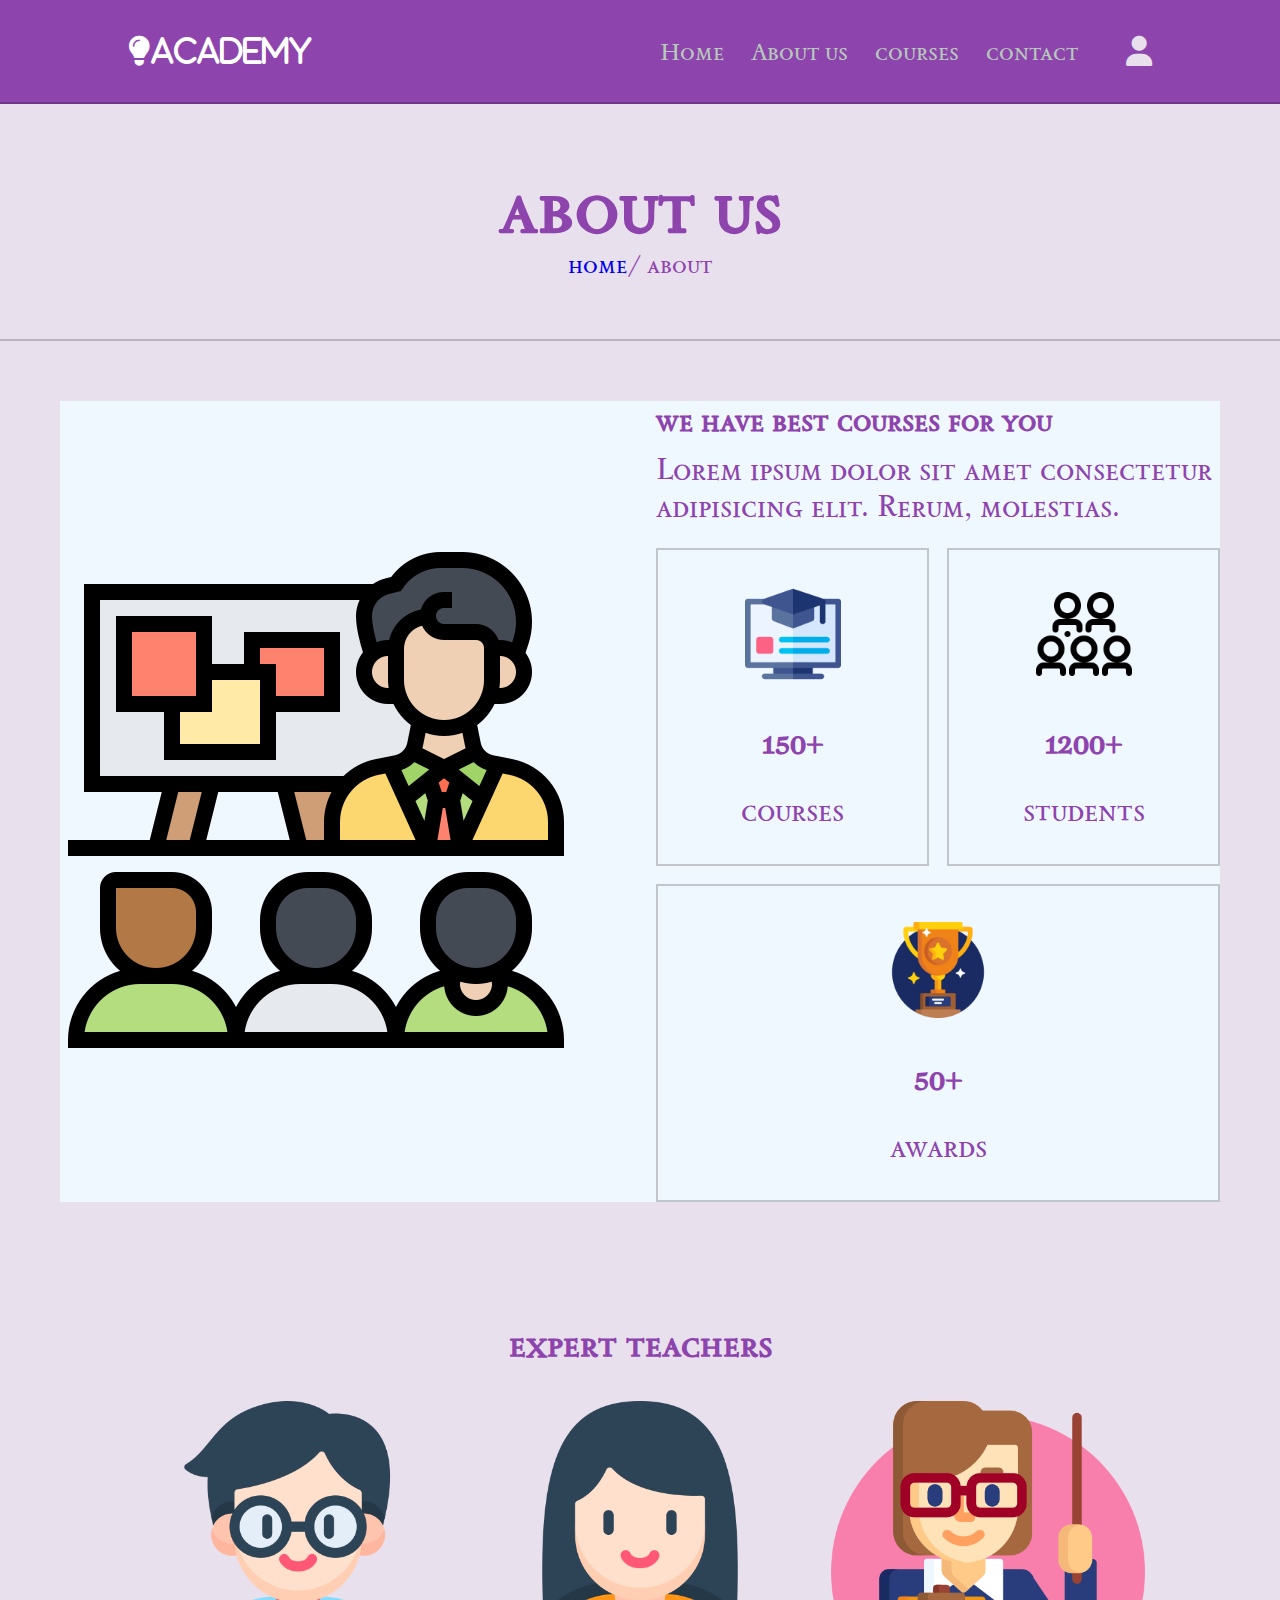
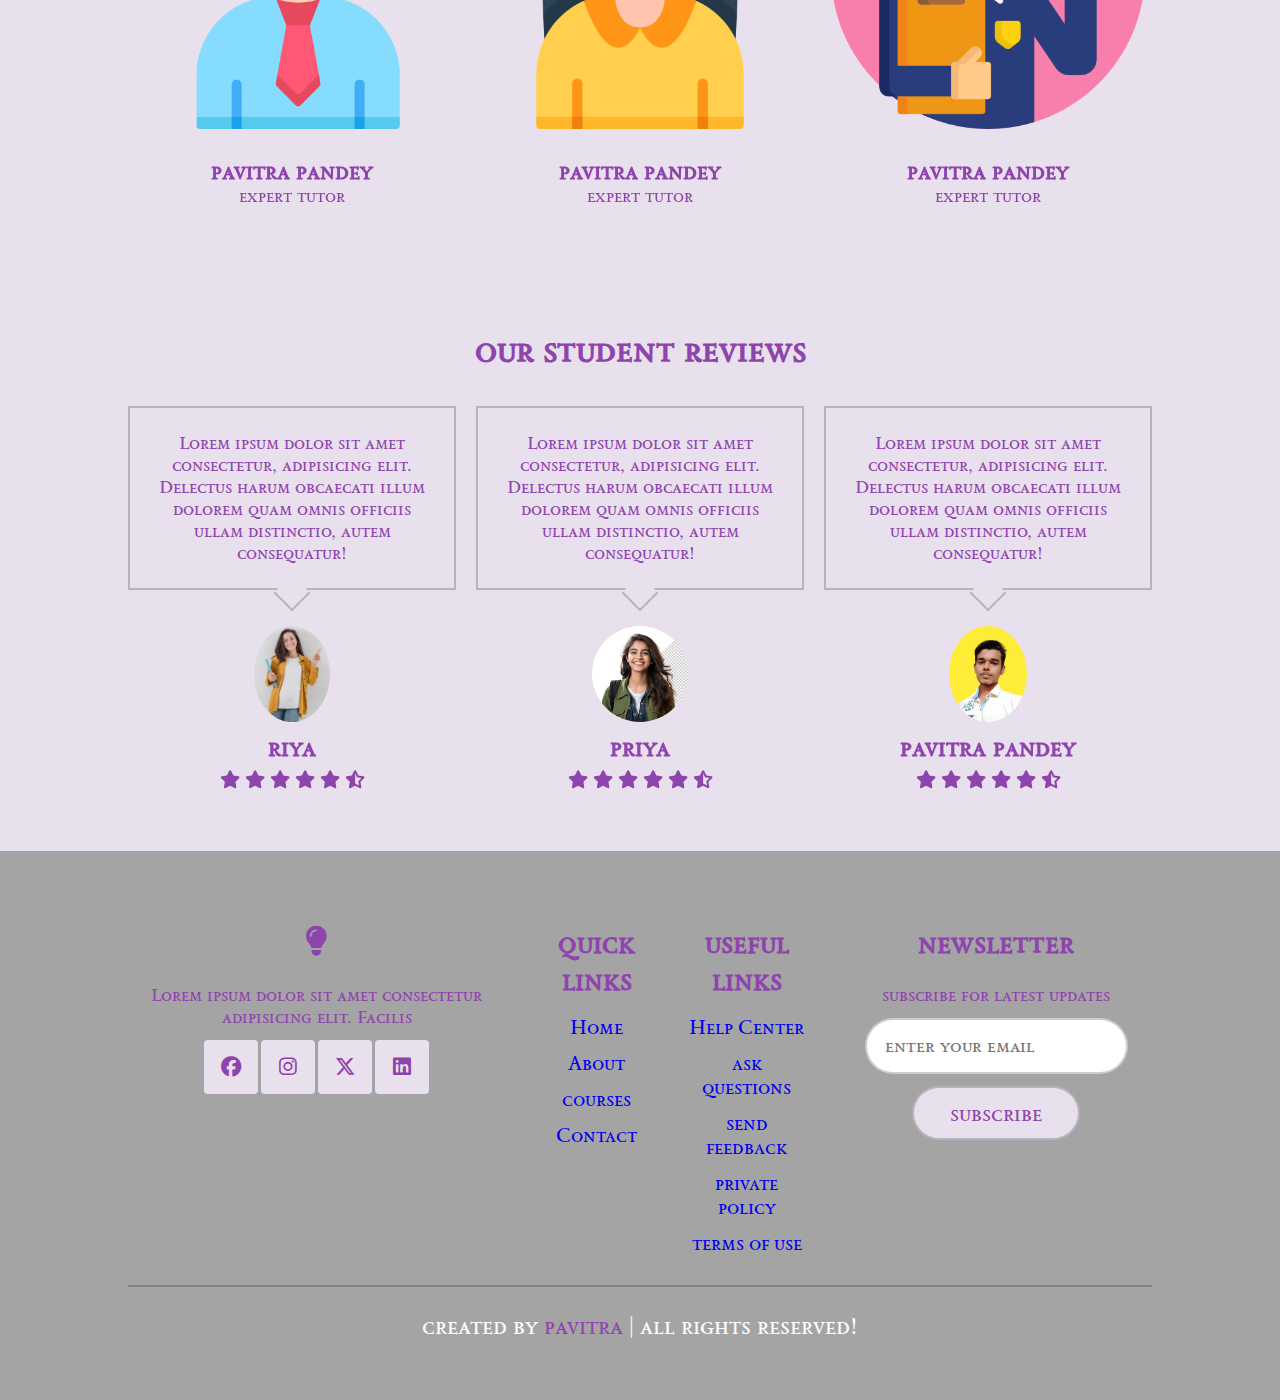
<file: index.html>
<!DOCTYPE html>
<html lang="en">

<head>
    <meta charset="UTF-8">
    <meta name="viewport" content="width=device-width, initial-scale=1.0">
    <title>About</title>
    <!-- font awesome cdn link -->
    <link rel="stylesheet" href="https://cdnjs.cloudflare.com/ajax/libs/font-awesome/6.5.2/css/all.min.css">

    <!-- swiper css link -->
    <link rel="stylesheet" href="https://cdn.jsdelivr.net/npm/swiper@11/swiper-bundle.min.css" />

    <!-- custom css file link -->
    <link rel="stylesheet" href="style2.css">
</head>

<body>
    <!-- header section -->
    <header class="header">
        <a href="#" class="logo"><i class="fas fa-lightbulb">academy</i></a>
        <nav class="navbar">
            <div id="close-navbar" class="fas fa-times"></div>
            <a href="home.html">Home</a>
            <a href="index.html">About us</a>
            <a href="courses.html">courses</a>
            <a href="contact.html">contact</a>
        </nav>

        <div class="icons">
            <div id="account-btn" class="fas fa-user"></div>
            <div id="menu-btn" class="fas fa-bars"></div>
        </div>

    </header>

    <!-- account section -->
    <div class="account-form">

        <div id="close-form" class="fas fa-times"></div>

        <div class="buttons">
            <span class="btn active login-btn">Login</span>
            <span class="btn register-btn">Register</span>
        </div>

        <form action="" class="login-form active ">
            <h3>Login form</h3>
            <input type="email" placeholder="Enter your email" class="box">
            <input type="password" placeholder="Enter your password" class="box">
            <div class="flex">
                <input type="checkbox" name="" id="remember-me">
                <label for="remember-me">Remember me</label>
                <a href="#">Forgot Password?</a>
            </div>
            <input type="submit" value="Login now" class="btn">
        </form>
        <form action="" class="registration-form ">
            <h3>Registration form</h3>
            <input type="email" name="" placeholder="Enter your email" class="box">
            <input type="password" name="" placeholder="Enter your password" class="box">
            <input type="password" name="" placeholder="Confirm your password" class="box">
            <div class="flex">
            </div>
            <input type="submit" value="Register now" class="btn">
        </form>
    </div>

    <!-- header section -->
    <section class="heading-link">
        <h3>about us</h3>
        <p><a href="home.html">home</a>/ about</p>
    </section>

    <!-- about section -->
    <div class="about" style="background-color: aliceblue;">
        <div class="images">
            <img src="education.png" alt="">
        </div>
        <div class="content">
            <h3 class="about-title">we have best courses for you</h3>
            <p>Lorem ipsum dolor sit amet consectetur adipisicing elit. Rerum, molestias.</p>
            <div class="icons-container">
                <div class="icons">
                    <img class="images" src="courses.png" alt="">
                    <h3>150+</h3>
                    <span>courses</span>
                </div>
                <div class="icons">
                    <img class="images" src="students.png" alt="">
                    <h3>1200+</h3>
                    <span>students</span>
                </div>
                <div class="icons">
                    <img class="images" src="awards.png" alt="">
                    <h3>50+</h3>
                    <span>awards</span>
                </div>
            </div>
        </div>
    </div>


    <!-- teachers section -->
    <section class="teachers">


        <h1 class="heading">expert teachers</h1>

        <div class="swiper teachers-sliders">

            <div class="swiper-wrapper">

                <div class="swiper-slide slide">
                    <div class="image">
                        <img src="teacher1.png" alt="">
                        <div class="share">
                            <a href="" class="fab fa-facebook"></a>
                            <a href="" class="fab fa-instagram"></a>
                            <a href="" class="fa-brands fa-x-twitter"></a>
                            <a href="" class="fa-brands fa-linkedin"></a>
                        </div>
                    </div>
                    <div class="content">
                        <h3>pavitra pandey</h3>
                        <span>expert tutor</span>
                    </div>
                </div>


                <div class="swiper-slide slide">
                    <div class="image">
                        <img src="teacher2.png" alt="">
                        <div class="share">
                            <a href="" class="fab fa-facebook"></a>
                            <a href="" class="fab fa-instagram"></a>
                            <a href="" class="fa-brands fa-x-twitter"></a>
                            <a href="" class="fa-brands fa-linkedin"></a>
                        </div>
                    </div>
                    <div class="content">
                        <h3>pavitra pandey</h3>
                        <span>expert tutor</span>
                    </div>
                </div>


                <div class="swiper-slide slide">
                    <div class="image">
                        <img src="teacher3.png" alt="">
                        <div class="share">
                            <a href="" class="fab fa-facebook"></a>
                            <a href="" class="fab fa-instagram"></a>
                            <a href="" class="fa-brands fa-x-twitter"></a>
                            <a href="" class="fa-brands fa-linkedin"></a>
                        </div>
                    </div>
                    <div class="content">
                        <h3>pavitra pandey</h3>
                        <span>expert tutor</span>
                    </div>
                </div>


                <div class="swiper-slide slide">
                    <div class="image">
                        <img src="teacher4.png" alt="">
                        <div class="share">
                            <a href="" class="fab fa-facebook"></a>
                            <a href="" class="fab fa-instagram"></a>
                            <a href="" class="fa-brands fa-x-twitter"></a>
                            <a href="" class="fa-brands fa-linkedin"></a>
                        </div>
                    </div>
                    <div class="content">
                        <h3>pavitra pandey</h3>
                        <span>expert tutor</span>
                    </div>
                </div>


                <div class="swiper-slide slide">
                    <div class="image">
                        <img src="teacher3.png" alt="">
                        <div class="share">
                            <a href="" class="fab fa-facebook"></a>
                            <a href="" class="fab fa-instagram"></a>
                            <a href="" class="fa-brands fa-x-twitter"></a>
                            <a href="" class="fa-brands fa-linkedin"></a>
                        </div>
                    </div>
                    <div class="content">
                        <h3>pavitra pandey</h3>
                        <span>expert tutor</span>
                    </div>
                </div>


                <div class="swiper-slide slide">
                    <div class="image">
                        <img src="teacher1.png" alt="">
                        <div class="share">
                            <a href="" class="fab fa-facebook"></a>
                            <a href="" class="fab fa-instagram"></a>
                            <a href="" class="fa-brands fa-x-twitter"></a>
                            <a href="" class="fa-brands fa-linkedin"></a>
                        </div>
                    </div>
                    <div class="content">
                        <h3>pavitra pandey</h3>
                        <span>expert tutor</span>
                    </div>
                </div>
            </div>
        </div>
    </section>



    <!-- reviews section -->
    <section class="reviews">
        <h1 class="heading">our student reviews</h1>
        <div class="swiper reviews-slider">
            <div class="swiper-wrapper">
                <div class="swiper-slide slide">
                    <p>Lorem ipsum dolor sit amet consectetur, adipisicing elit. Delectus harum obcaecati illum dolorem
                        quam omnis officiis ullam distinctio, autem consequatur!</p>
                    <img src="student.jpg" alt="">
                    <h3>riya </h3>
                    <div class="stars">
                        <i class="fas fa-star"></i>
                        <i class="fas fa-star"></i>
                        <i class="fas fa-star"></i>
                        <i class="fas fa-star"></i>
                        <i class="fas fa-star"></i>
                        <i class="fas fa-star-half-alt"></i>
                    </div>
                </div>
                <div class="swiper-slide slide">
                    <p>Lorem ipsum dolor sit amet consectetur, adipisicing elit. Delectus harum obcaecati illum dolorem
                        quam omnis officiis ullam distinctio, autem consequatur!</p>
                    <img src="student2.avif" alt="">
                    <h3>priya</h3>
                    <div class="stars">
                        <i class="fas fa-star"></i>
                        <i class="fas fa-star"></i>
                        <i class="fas fa-star"></i>
                        <i class="fas fa-star"></i>
                        <i class="fas fa-star"></i>
                        <i class="fas fa-star-half-alt"></i>
                    </div>
                </div>
                <div class="swiper-slide slide">
                    <p>Lorem ipsum dolor sit amet consectetur, adipisicing elit. Delectus harum obcaecati illum dolorem
                        quam omnis officiis ullam distinctio, autem consequatur!</p>
                    <img src="pav.jpg" alt="">
                    <h3>pavitra pandey</h3>
                    <div class="stars">
                        <i class="fas fa-star"></i>
                        <i class="fas fa-star"></i>
                        <i class="fas fa-star"></i>
                        <i class="fas fa-star"></i>
                        <i class="fas fa-star"></i>
                        <i class="fas fa-star-half-alt"></i>
                    </div>
                </div>
                <div class="swiper-slide slide">
                    <p>Lorem ipsum dolor sit amet consectetur, adipisicing elit. Delectus harum obcaecati illum dolorem
                        quam omnis officiis ullam distinctio, autem consequatur!</p>
                    <img src="student.jpg" alt="">
                    <h3>pavitra pandey</h3>
                    <div class="stars">
                        <i class="fas fa-star"></i>
                        <i class="fas fa-star"></i>
                        <i class="fas fa-star"></i>
                        <i class="fas fa-star"></i>
                        <i class="fas fa-star"></i>
                        <i class="fas fa-star-half-alt"></i>
                    </div>
                </div>
                <div class="swiper-slide slide">
                    <p>Lorem ipsum dolor sit amet consectetur, adipisicing elit. Delectus harum obcaecati illum dolorem
                        quam omnis officiis ullam distinctio, autem consequatur!</p>
                    <img src="student2.avif" alt="">
                    <h3>pavitra pandey</h3>
                    <div class="stars">
                        <i class="fas fa-star"></i>
                        <i class="fas fa-star"></i>
                        <i class="fas fa-star"></i>
                        <i class="fas fa-star"></i>
                        <i class="fas fa-star"></i>
                        <i class="fas fa-star-half-alt"></i>
                    </div>
                </div>
                <div class="swiper-slide slide">
                    <p>Lorem ipsum dolor sit amet consectetur, adipisicing elit. Delectus harum obcaecati illum dolorem
                        quam omnis officiis ullam distinctio, autem consequatur!</p>
                    <img src="student.jpg" alt="">
                    <h3>pavitra pandey</h3>
                    <div class="stars">
                        <i class="fas fa-star"></i>
                        <i class="fas fa-star"></i>
                        <i class="fas fa-star"></i>
                        <i class="fas fa-star"></i>
                        <i class="fas fa-star"></i>
                        <i class="fas fa-star-half-alt"></i>
                    </div>
                </div>
                <div class="swiper-slide slide">
                    <p>Lorem ipsum dolor sit amet consectetur, adipisicing elit. Delectus harum obcaecati illum dolorem
                        quam omnis officiis ullam distinctio, autem consequatur!</p>
                    <img src="student2.avif" alt="">
                    <h3>pavitra pandey</h3>
                    <div class="stars">
                        <i class="fas fa-star"></i>
                        <i class="fas fa-star"></i>
                        <i class="fas fa-star"></i>
                        <i class="fas fa-star"></i>
                        <i class="fas fa-star"></i>
                        <i class="fas fa-star-half-alt"></i>
                    </div>
                </div>
            </div>
            <div class="swiper-pagination"></div>
        </div>
    </section>


    <!-- footer section -->
    <section class="footer">
        <div class="box-container">


            <div class="box">
                <h3><i class="fa-solid fa-lightbulb"></i>
                </h3>
                <p>Lorem ipsum dolor sit amet consectetur adipisicing elit. Facilis
                </p>
                <div class="share">
                    <a href="" class="fab fa-facebook"></a>
                    <a href="" class="fab fa-instagram"></a>
                    <a href="" class="fa-brands fa-x-twitter"></a>
                    <a href="" class="fa-brands fa-linkedin"></a>
                </div>
            </div>


            <div class="box">
                <h3>quick links</h3>
                <a class="link" href="home.html">Home</a>
                <a class="link" href="index.html">About</a>
                <a class="link" href="courses.html">courses</a>
                <a class="link" href="contact.html">Contact</a>
            </div>


            <div class="box">
                <h3>useful links</h3>
                <a href="#" class="link">Help Center</a>
                <a href="#" class="link">ask questions</a>
                <a href="#" class="link">send feedback</a>
                <a href="#" class="link">private policy</a>
                <a href="#" class="link">terms of use</a>
            </div>

            <div class="box">
                <h3>newsletter</h3>
                <p>subscribe for latest updates</p>
                <form action="">
                    <input type="email" placeholder="enter your email" id="" class="email">
                    <input type="submit" value="subscribe" class="btn">
                </form>
            </div>
        </div>

        <div class="credit">created by <span>pavitra</span> | all rights reserved!</div>
    </section>


    <!-- swiper js -->
    <script src="https://cdn.jsdelivr.net/npm/swiper@11/swiper-bundle.min.js"></script>

    <script src="script.js"></script>
</body>

</html>
</file>
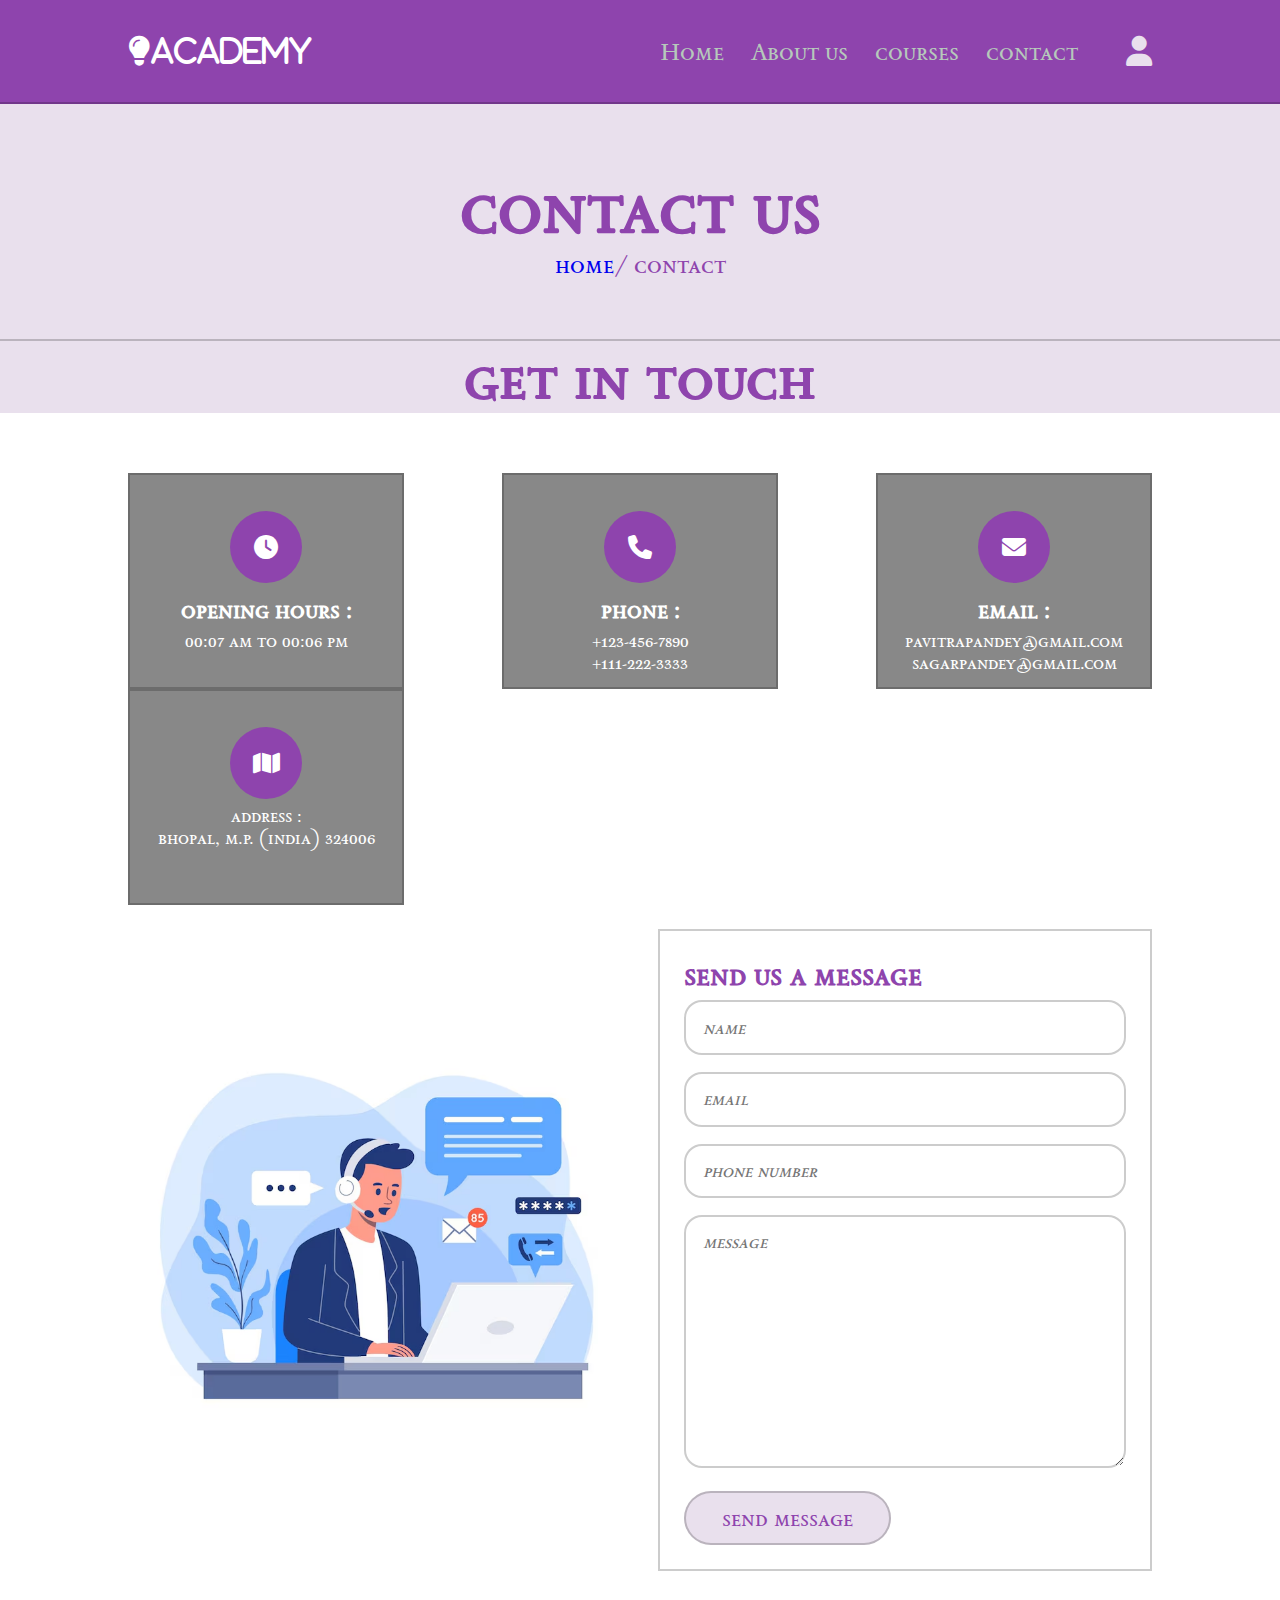
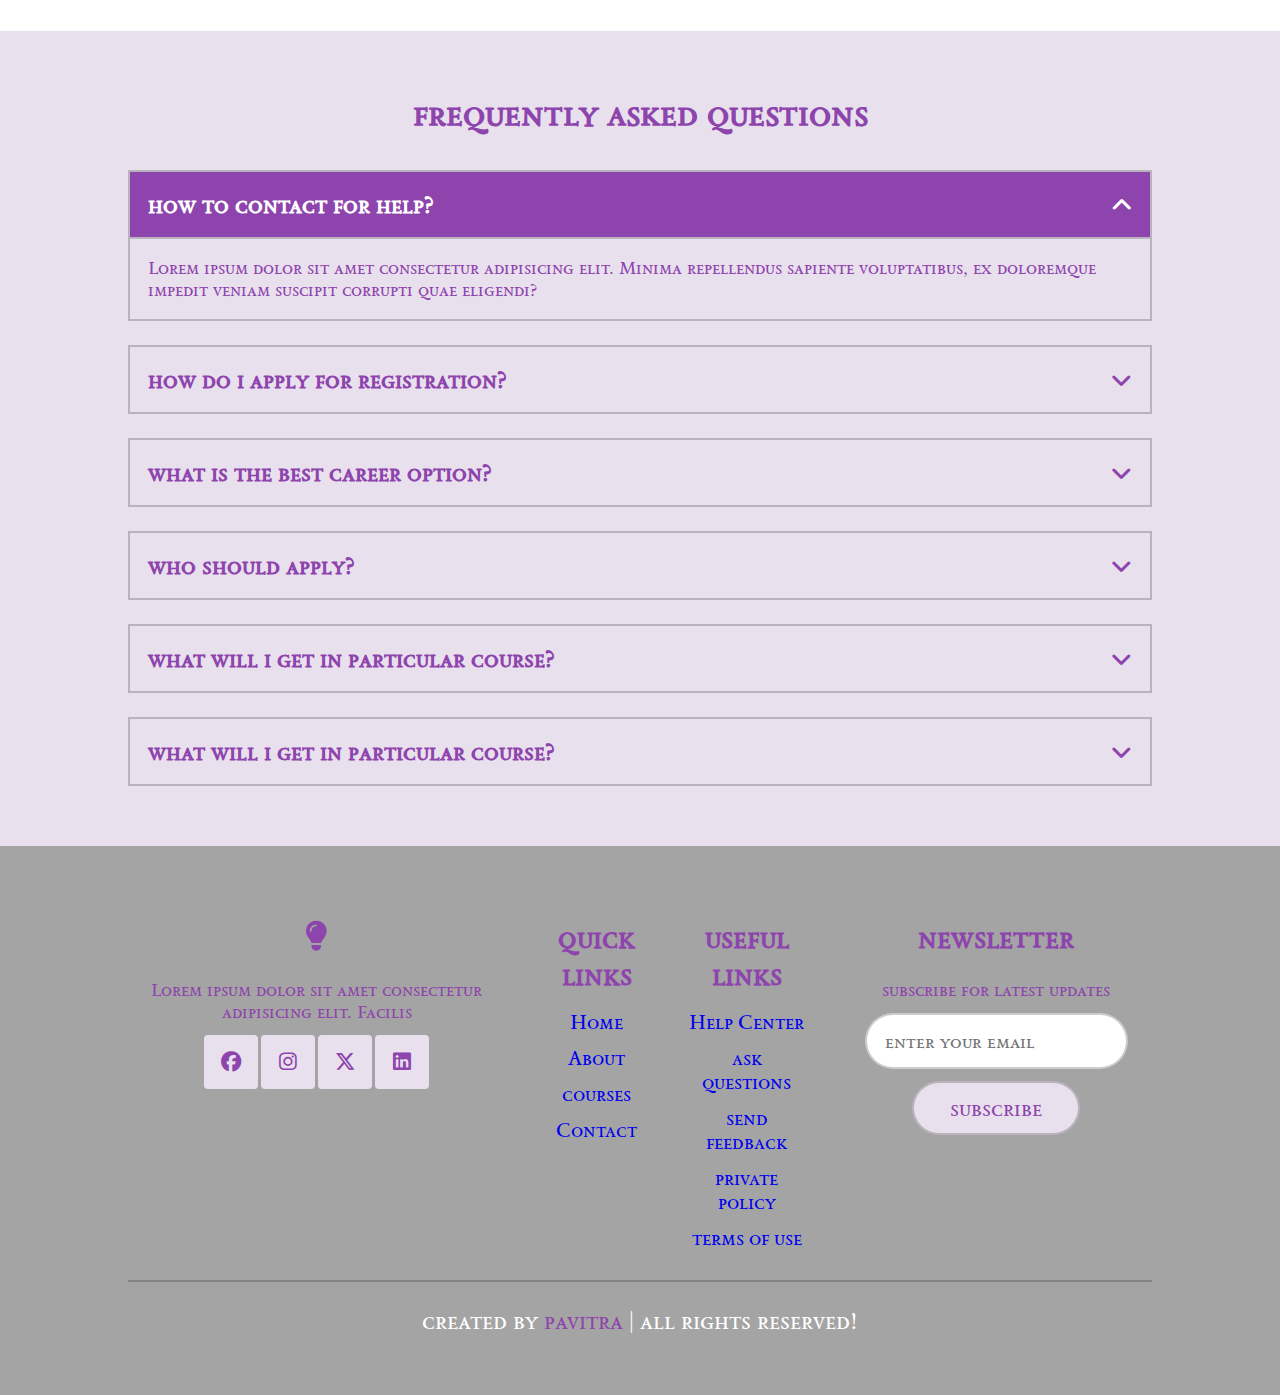
<file: contact.html>
<!DOCTYPE html>
<html lang="en">

<head>
    <meta charset="UTF-8">
    <meta name="viewport" content="width=device-width, initial-scale=1.0">
    <title>Contact</title>
    <!-- font awesome cdn link -->
    <link rel="stylesheet" href="https://cdnjs.cloudflare.com/ajax/libs/font-awesome/6.5.2/css/all.min.css">

    <!-- swiper css link -->
    <link rel="stylesheet" href="https://cdn.jsdelivr.net/npm/swiper@11/swiper-bundle.min.css" />

    <!-- custom css file link -->
    <link rel="stylesheet" href="style2.css">
</head>

<body>
    <!-- header section -->
    <header class="header">
        <a href="#" class="logo"><i class="fas fa-lightbulb">academy</i></a>

        <nav class="navbar">
            <div id="close-navbar" class="fas fa-times"></div>
            <a href="home.html">Home</a>
            <a href="index.html">About us</a>
            <a href="courses.html">courses</a>
            <a href="contact.html">contact</a>
        </nav>

        <div class="icons">
            <div id="account-btn" class="fas fa-user"></div>
            <div id="menu-btn" class="fas fa-bars"></div>
        </div>

    </header>

    <!-- account section -->
    <div class="account-form">

        <div id="close-form" class="fas fa-times"></div>

        <div class="buttons">
            <span class="btn active login-btn">Login</span>
            <span class="btn register-btn">Register</span>
        </div>

        <form action="" class="login-form active ">
            <h3>Login form</h3>
            <input type="email" placeholder="Enter your email" class="box">
            <input type="password" placeholder="Enter your password" class="box">
            <div class="flex">
                <input type="checkbox" name="" id="remember-me">
                <label for="remember-me">Remember me</label>
                <a href="#">Forgot Password?</a>
            </div>
            <input type="submit" value="Login now" class="btn">
        </form>
        <form action="" class="registration-form ">
            <h3>Registration form</h3>
            <input type="email" name="" placeholder="Enter your email" class="box">
            <input type="password" name="" placeholder="Enter your password" class="box">
            <input type="password" name="" placeholder="Confirm your password" class="box">
            <div class="flex">
            </div>
            <input type="submit" value="Register now" class="btn">
        </form>
    </div>
    <section class="heading-link">
        <h3>contact us</h3>
        <p><a href="home.html">home</a>/ contact</p>
    </section>

    <!-- contact section -->
    <h1 class="get-in-touch" style="text-align: center;align-items: center; font-size: 5rem;">get in touch</h1>
    <section class="contact">
        <div class="icons-container">
            <div class="icons">
                <i class="fas fa-clock"></i>
                <h3>opening hours :</h3>
                <p>00:07 am to 00:06 pm</p>
            </div>
            <div class="icons">
                <i class="fas fa-phone"></i>
                <h3>phone :</h3>
                <p>+123-456-7890</p>
                <p>+111-222-3333</p>
            </div>
            <div class="icons">
                <i class="fas fa-envelope"></i>
                <h3>email :</h3>
                <p class="email">pavitrapandey@gmail.com</p>
                <p class="email">sagarpandey@gmail.com</p>
            </div>
            <div class="icons">
                <i class="fas fa-map"></i>
                <p>address :</p>
                <p>bhopal, m.p. (india) 324006</p>
            </div>
        </div>

        <div class="row">
            <div class="image">
                <img src="contact.avif" alt="">
            </div>

            <form action="">
                <h3>send us a message</h3>
                <input type="text" placeholder="name" class="box">
                <input type="email" placeholder="email" class="box">
                <input type="number" placeholder="phone number" class="box">
                <textarea name="" class="box" placeholder="message" id="" cols="30" rows="10"></textarea>
                <input type="submit" value="send message" class="btn">
            </form>
        </div>
    </section>

    <!-- faqs section -->
    <section class="faq">
        <h1 class="heading">frequently asked questions</h1>
        <div class="accordion-container">
            <div class="accordion active">
                <div class="accordion-heading">
                    <h3>how to contact for help?</h3>
                    <i class="fas fa-angle-down"></i>
                </div>
                <p class="accordion-content">
                    Lorem ipsum dolor sit amet consectetur adipisicing elit. Minima repellendus sapiente voluptatibus,
                    ex doloremque impedit veniam suscipit corrupti quae eligendi?
                </p>
            </div>
            <div class="accordion">
                <div class="accordion-heading">
                    <h3>how do i apply for registration?</h3>
                    <i class="fas fa-angle-down"></i>
                </div>
                <p class="accordion-content">
                    Lorem ipsum dolor sit amet consectetur adipisicing elit. Minima repellendus sapiente voluptatibus,
                    ex doloremque impedit veniam suscipit corrupti quae eligendi?
                </p>
            </div>
            <div class="accordion">
                <div class="accordion-heading">
                    <h3>what is the best career option?</h3>
                    <i class="fas fa-angle-down"></i>
                </div>
                <p class="accordion-content">
                    Lorem ipsum dolor sit amet consectetur adipisicing elit. Minima repellendus sapiente voluptatibus,
                    ex doloremque impedit veniam suscipit corrupti quae eligendi?
                </p>
            </div>
            <div class="accordion">
                <div class="accordion-heading">
                    <h3>who should apply?</h3>
                    <i class="fas fa-angle-down"></i>
                </div>
                <p class="accordion-content">
                    Lorem ipsum dolor sit amet consectetur adipisicing elit. Minima repellendus sapiente voluptatibus,
                    ex doloremque impedit veniam suscipit corrupti quae eligendi?
                </p>
            </div>
            <div class="accordion">
                <div class="accordion-heading">
                    <h3>what will i get in particular course?</h3>
                    <i class="fas fa-angle-down"></i>
                </div>
                <p class="accordion-content">
                    Lorem ipsum dolor sit amet consectetur adipisicing elit. Minima repellendus sapiente voluptatibus,
                    ex doloremque impedit veniam suscipit corrupti quae eligendi?
                </p>
            </div>
            <div class="accordion">
                <div class="accordion-heading">
                    <h3>what will i get in particular course?</h3>
                    <i class="fas fa-angle-down"></i>
                </div>
                <p class="accordion-content">
                    Lorem ipsum dolor sit amet consectetur adipisicing elit. Minima repellendus sapiente voluptatibus,
                    ex doloremque impedit veniam suscipit corrupti quae eligendi?
                </p>
            </div>
        </div>
    </section>




    <!-- footer section -->
    <section class="footer">
        <div class="box-container">


            <div class="box">
                <h3><i class="fa-solid fa-lightbulb"></i>
                </h3>
                <p>Lorem ipsum dolor sit amet consectetur adipisicing elit. Facilis
                </p>
                <div class="share">
                    <a href="" class="fab fa-facebook"></a>
                    <a href="" class="fab fa-instagram"></a>
                    <a href="" class="fa-brands fa-x-twitter"></a>
                    <a href="" class="fa-brands fa-linkedin"></a>
                </div>
            </div>


            <div class="box">
                <h3>quick links</h3>
                <a class="link" href="home.html">Home</a>
                <a class="link" href="index.html">About</a>
                <a class="link" href="courses.html">courses</a>
                <a class="link" href="contact.html">Contact</a>
            </div>


            <div class="box">
                <h3>useful links</h3>
                <a href="#" class="link">Help Center</a>
                <a href="#" class="link">ask questions</a>
                <a href="#" class="link">send feedback</a>
                <a href="#" class="link">private policy</a>
                <a href="#" class="link">terms of use</a>
            </div>

            <div class="box">
                <h3>newsletter</h3>
                <p>subscribe for latest updates</p>
                <form action="">
                    <input type="email" placeholder="enter your email" id="" class="email">
                    <input type="submit" value="subscribe" class="btn">
                </form>
            </div>
        </div>

        <div class="credit">created by <span>pavitra</span> | all rights reserved!</div>
    </section>



    <!-- swiper js -->
    <script src="https://cdn.jsdelivr.net/npm/swiper@11/swiper-bundle.min.js"></script>
    
    <script src="script.js"></script>
</body>

</html>
</file>
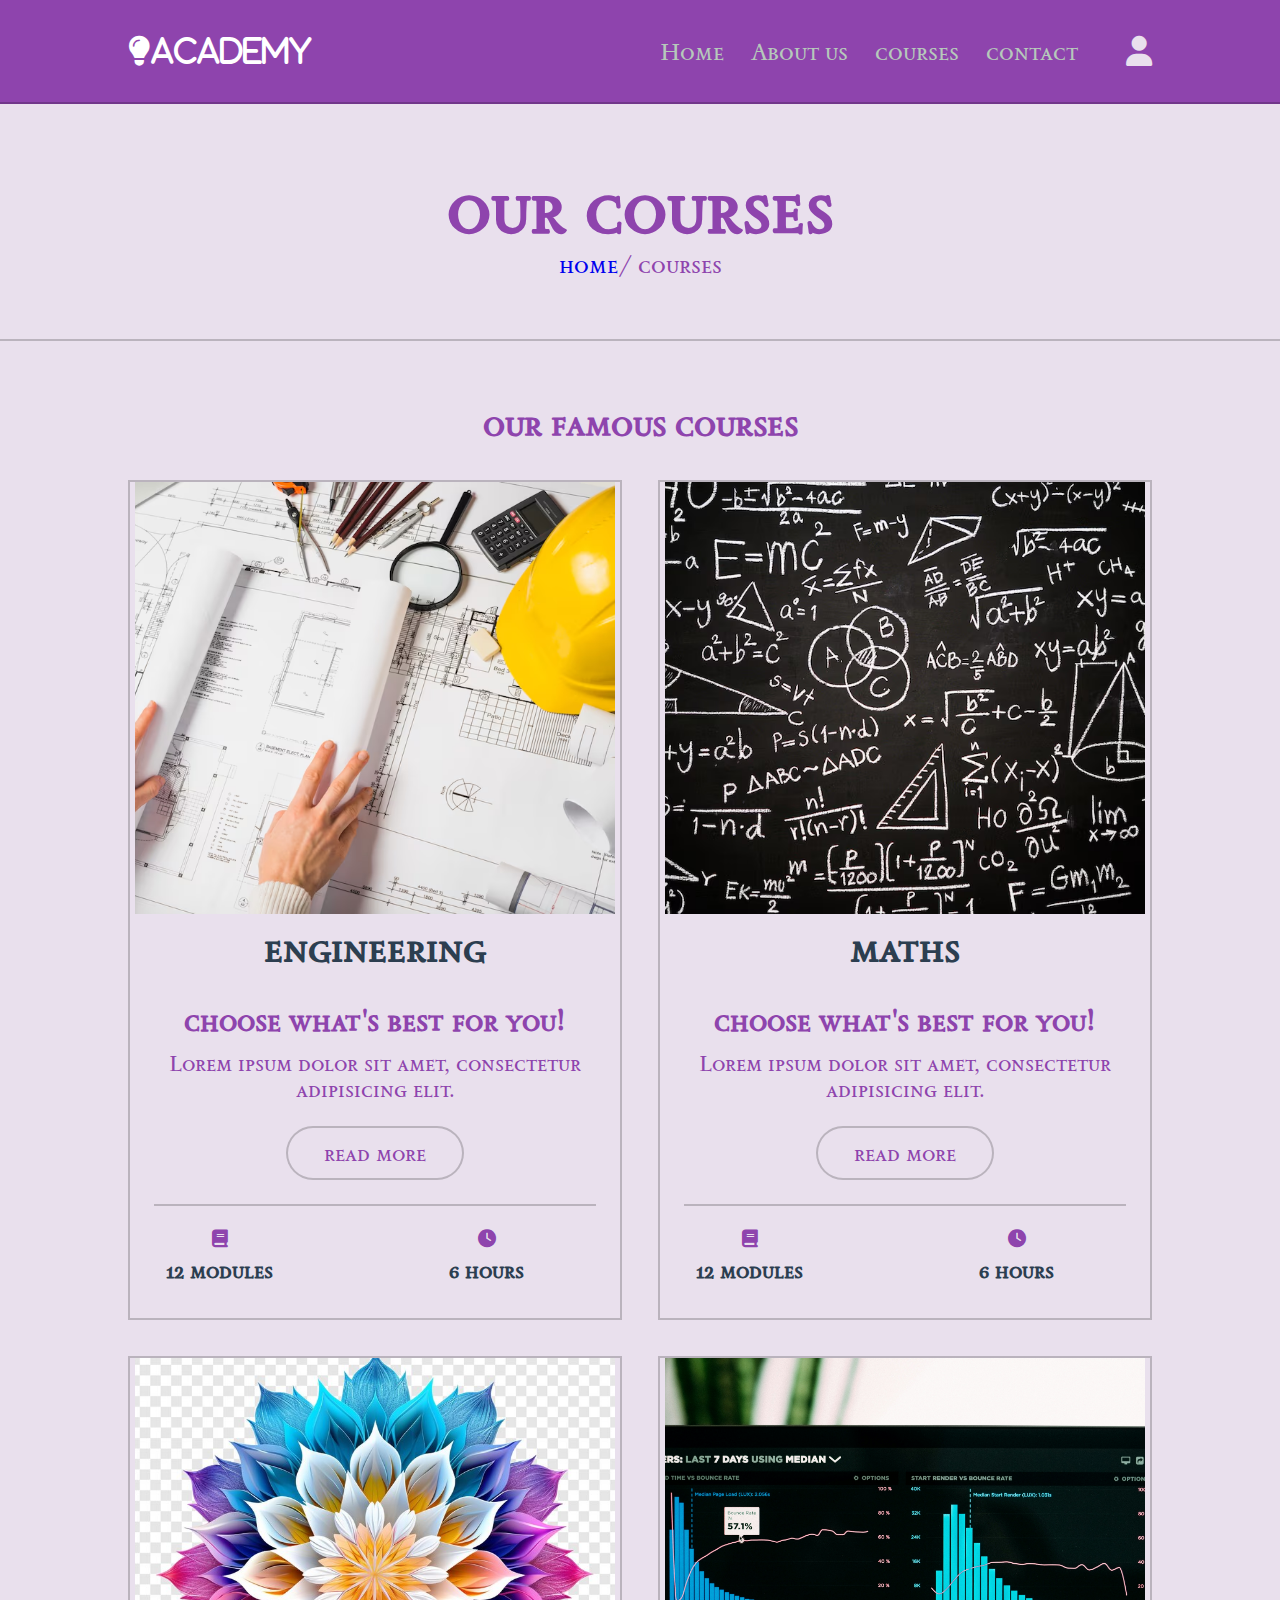
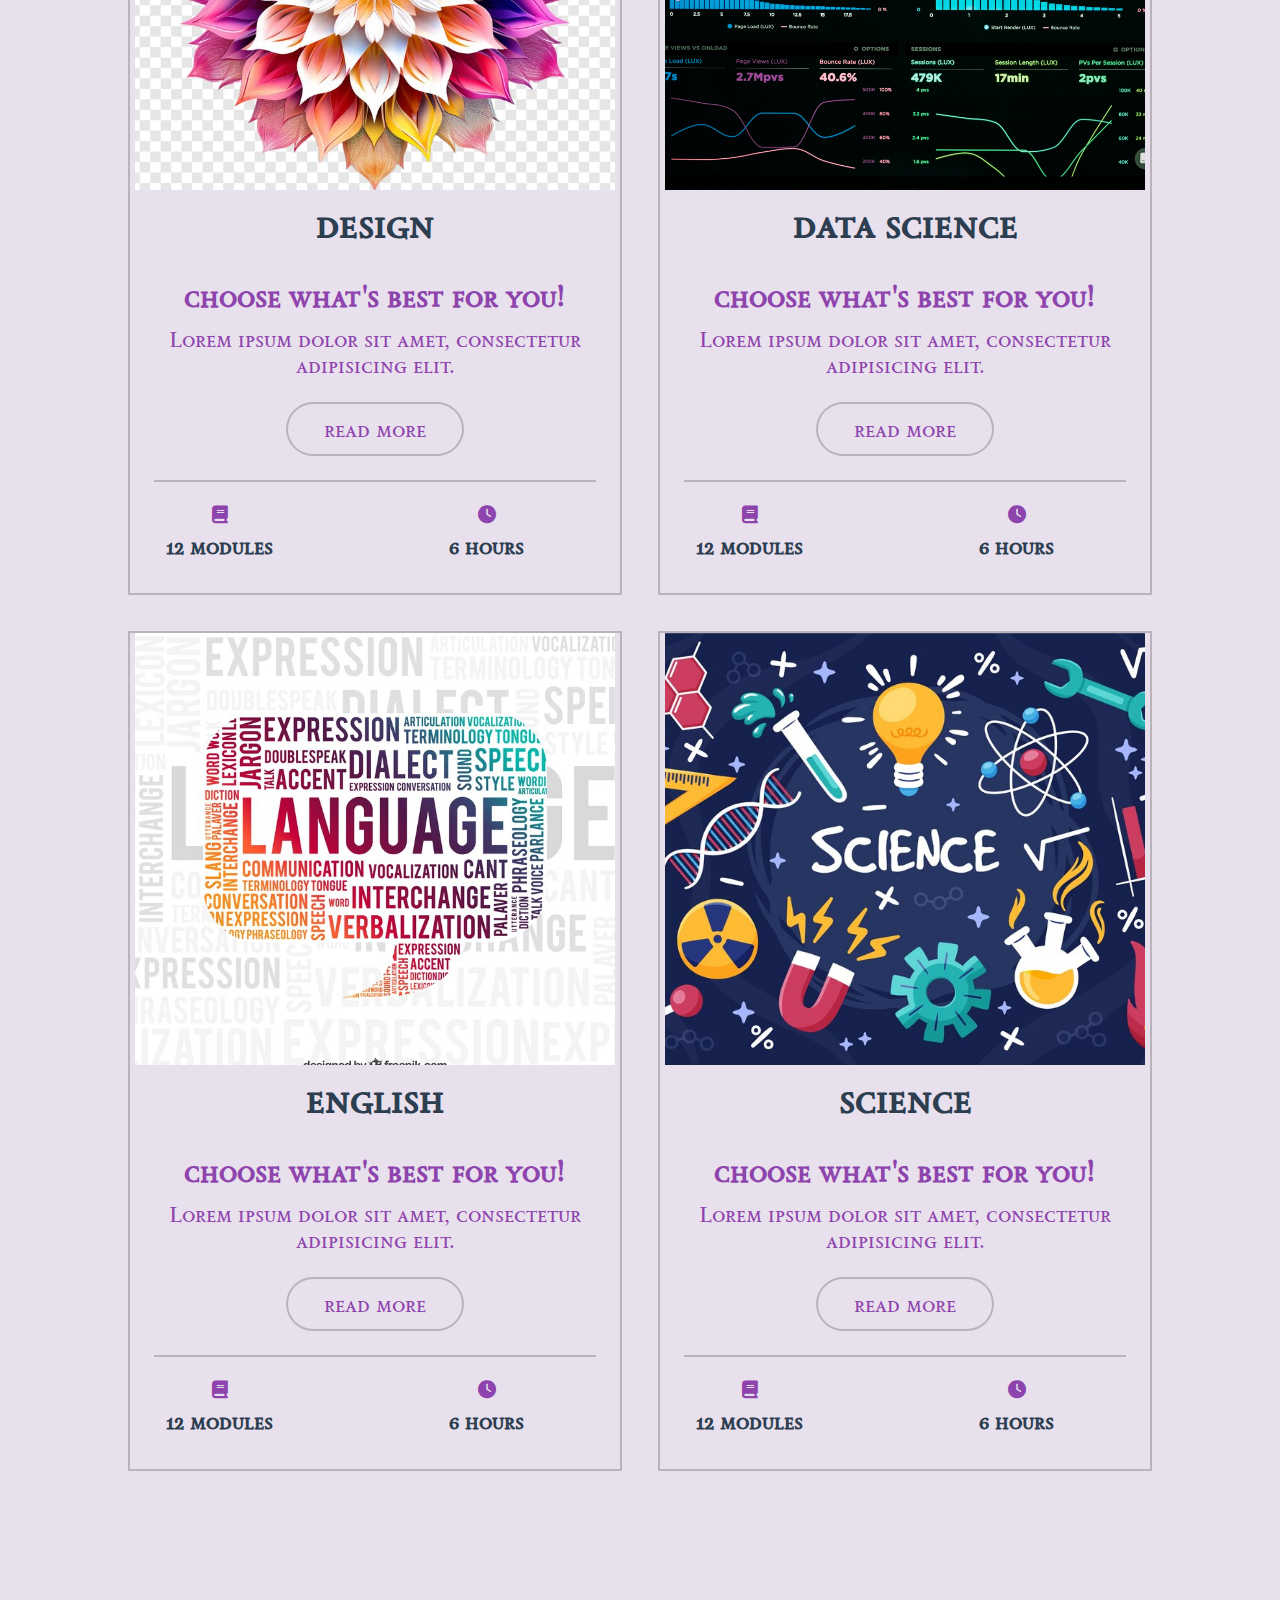
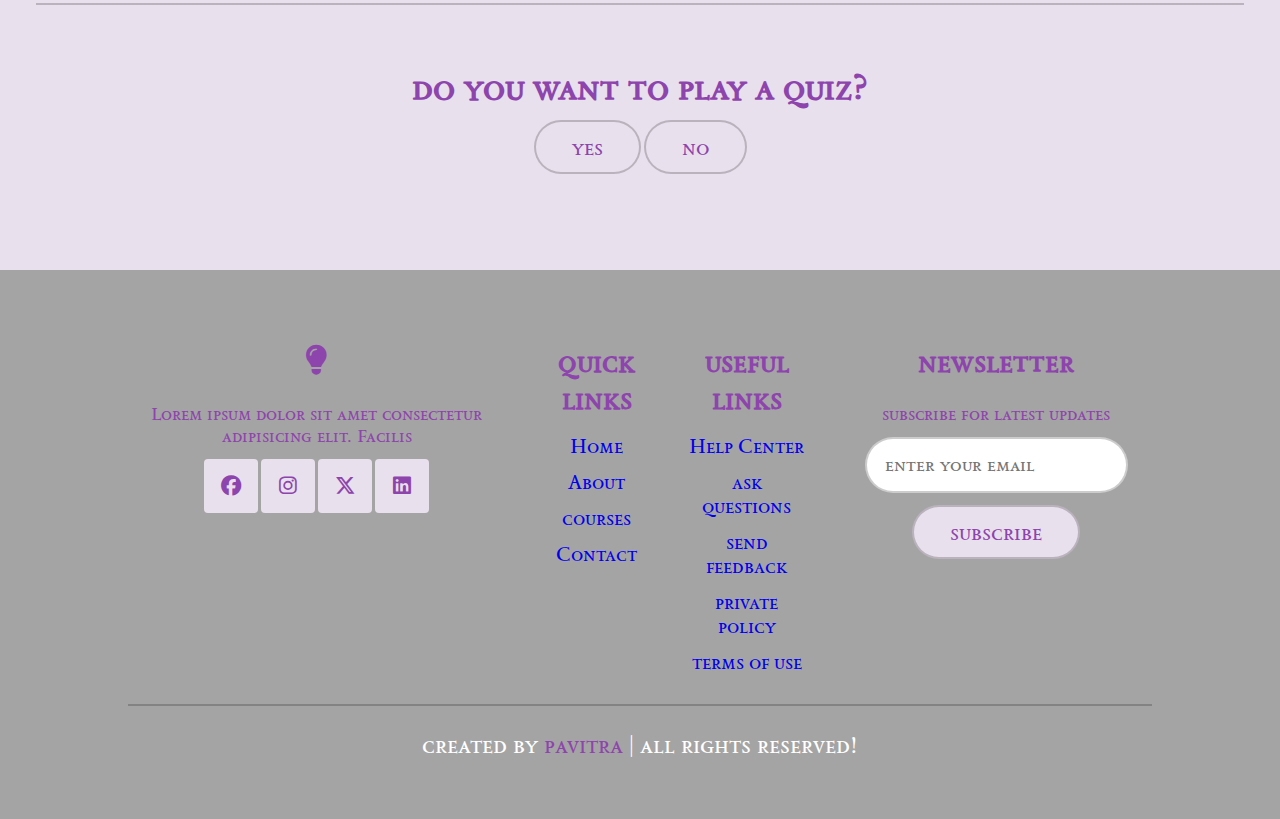
<file: courses.html>
<!DOCTYPE html>
<html lang="en">

<head>
    <meta charset="UTF-8">
    <meta name="viewport" content="width=device-width, initial-scale=1.0">
    <title>Courses</title>
    <!-- font awesome cdn link -->
    <link rel="stylesheet" href="https://cdnjs.cloudflare.com/ajax/libs/font-awesome/6.5.2/css/all.min.css">

    <!-- swiper css link -->
    <link rel="stylesheet" href="https://cdn.jsdelivr.net/npm/swiper@11/swiper-bundle.min.css" />

    <!-- custom css file link -->
    <link rel="stylesheet" href="style2.css">
</head>

<body>
    <!-- header section -->
    <header class="header">
        <a href="#" class="logo"><i class="fas fa-lightbulb">academy</i></a>
        
        <nav class="navbar">
            <div id="close-navbar" class="fas fa-times"></div>
            <a href="home.html">Home</a>
            <a href="index.html">About us</a>
            <a href="courses.html">courses</a>
            <a href="contact.html">contact</a>
        </nav>

        <div class="icons">
            <div id="account-btn" class="fas fa-user"></div>
            <div id="menu-btn" class="fas fa-bars"></div>
        </div>

    </header>

    <!-- account section -->
    <div class="account-form">

        <div id="close-form" class="fas fa-times"></div>

        <div class="buttons">
            <span class="btn active login-btn">Login</span>
            <span class="btn register-btn">Register</span>
        </div>

        <form action="" class="login-form active ">
            <h3>Login form</h3>
            <input type="email" placeholder="Enter your email" class="box">
            <input type="password" placeholder="Enter your password" class="box">
            <div class="flex">
                <input type="checkbox" name="" id="remember-me">
                <label for="remember-me">Remember me</label>
                <a href="#">Forgot Password?</a>
            </div>
            <input type="submit" value="Login now" class="btn">
        </form>
        <form action="" class="registration-form ">
            <h3>Registration form</h3>
            <input type="email" name="" placeholder="Enter your email" class="box">
            <input type="password" name="" placeholder="Enter your password" class="box">
            <input type="password" name="" placeholder="Confirm your password" class="box">
            <div class="flex">
            </div>
            <input type="submit" value="Register now" class="btn">
        </form>
    </div>


    <section class="heading-link">
        <h3>our courses</h3>
        <p><a href="home.html">home</a>/ courses</p>
    </section>

    <section class="courses">
        <h1 class="heading">our famous courses</h1>
        <div class="box-container">
            <div class="box">
                <div class="image">
                    <img src="enggn.avif" alt="">
                    <h3>engineering</h3>
                </div>
                <div class="content">
                    <h3>choose what's best for you!</h3>
                    <p>Lorem ipsum dolor sit amet, consectetur adipisicing elit.</p>
                    <a href="#" class="btn">read more</a>
                    <div class="icons">
                        <span><i class="fas fa-book"><p>12 modules</p></i></span>
                        <span><i class="fas fa-clock"><p>6 hours</p></i></span>
                    </div>
                </div>
            </div>
            <div class="box">
                <div class="image">
                    <img src="maths.avif" alt="">
                    <h3>maths</h3>
                </div>
                <div class="content">
                    <h3>choose what's best for you!</h3>
                    <p>Lorem ipsum dolor sit amet, consectetur adipisicing elit.</p>
                    <a href="#" class="btn">read more</a>
                    <div class="icons">
                        <span><i class="fas fa-book"><p>12 modules</p></i></span>
                        <span><i class="fas fa-clock"><p>6 hours</p></i></span>
                    </div>
                </div>
            </div>
            <div class="box">
                <div class="image">
                    <img src="design.jpg" alt="">
                    <h3>design</h3>
                </div>
                <div class="content">
                    <h3>choose what's best for you!</h3>
                    <p>Lorem ipsum dolor sit amet, consectetur adipisicing elit.</p>
                    <a href="#" class="btn">read more</a>
                    <div class="icons">
                        <span><i class="fas fa-book"><p>12 modules</p></i></span>
                        <span><i class="fas fa-clock"><p>6 hours</p></i></span>
                    </div>
                </div>
            </div>
            <div class="box">
                <div class="image">
                    <img src="ds.jpg" alt="">
                    <h3>data science</h3>
                </div>
                <div class="content">
                    <h3>choose what's best for you!</h3>
                    <p>Lorem ipsum dolor sit amet, consectetur adipisicing elit.</p>
                    <a href="#" class="btn">read more</a>
                    <div class="icons">
                        <span><i class="fas fa-book"><p>12 modules</p></i></span>
                        <span><i class="fas fa-clock"><p>6 hours</p></i></span>
                    </div>
                </div>
            </div>
            <div class="box">
                <div class="image">
                    <img src="eng.jpg" alt="">
                    <h3>english</h3>
                </div>
                <div class="content">
                    <h3>choose what's best for you!</h3>
                    <p>Lorem ipsum dolor sit amet, consectetur adipisicing elit.</p>
                    <a href="#" class="btn">read more</a>
                    <div class="icons">
                        <span><i class="fas fa-book"><p>12 modules</p></i></span>
                        <span><i class="fas fa-clock"><p>6 hours</p></i></span>
                    </div>
                </div>
            </div>
            <div class="box">
                <div class="image">
                    <img src="science.jpg" alt="">
                    <h3>science</h3>
                </div>
                <div class="content">
                    <h3>choose what's best for you!</h3>
                    <p>Lorem ipsum dolor sit amet, consectetur adipisicing elit.</p>
                    <a href="#" class="btn">read more</a>
                    <div class="icons">
                        <span><i class="fas fa-book"><p>12 modules</p></i></span>
                        <span><i class="fas fa-clock"><p>6 hours</p></i></span>
                    </div>
                </div>
            </div>
            <div class="box hide">
                <div class="image">
                    <img src="ai.avif" alt="">
                    <h3>artificial intelligence</h3>
                </div>
                <div class="content">
                    <h3>choose what's best for you!</h3>
                    <p>Lorem ipsum dolor sit amet, consectetur adipisicing elit.</p>
                    <a href="#" class="btn">read more</a>
                    <div class="icons">
                        <span><i class="fas fa-book"><p>12 modules</p></i></span>
                        <span><i class="fas fa-clock"><p>6 hours</p></i></span>
                    </div>
                </div>
            </div>
            <div class="box hide">
                <div class="image">
                    <img src="cs.avif" alt="">
                    <h3>computer science</h3>
                </div>
                <div class="content">
                    <h3>choose what's best for you!</h3>
                    <p>Lorem ipsum dolor sit amet, consectetur adipisicing elit.</p>
                    <a href="#" class="btn ">read more</a>
                    <div class="icons">
                        <span><i class="fas fa-book"><p>12 modules</p></i></span>
                        <span><i class="fas fa-clock"><p>6 hours</p></i></span>
                    </div>
                </div>
            </div>
        </div>

        
    </section>

    <section class="quiz">
        <h1>do you want to play a quiz?</h1>
        <a href="quiz.html" class="btn">yes</a>
        <a href="#" class="btn">no</a>
    </section>



    <!-- footer section -->
    <section class="footer">
        <div class="box-container">


            <div class="box">
                <h3><i class="fa-solid fa-lightbulb"></i>
                </h3>
                <p>Lorem ipsum dolor sit amet consectetur adipisicing elit. Facilis
                </p>
                <div class="share">
                    <a href="" class="fab fa-facebook"></a>
                    <a href="" class="fab fa-instagram"></a>
                    <a href="" class="fa-brands fa-x-twitter"></a>
                    <a href="" class="fa-brands fa-linkedin"></a>
                </div>
            </div>


            <div class="box">
                <h3>quick links</h3>
                <a class="link" href="home.html">Home</a>
                <a class="link" href="index.html">About</a>
                <a class="link" href="courses.html">courses</a>
                <a class="link" href="contact.html">Contact</a>
            </div>


            <div class="box">
                <h3>useful links</h3>
                <a href="#" class="link">Help Center</a>
                <a href="#" class="link">ask questions</a>
                <a href="#" class="link">send feedback</a>
                <a href="#" class="link">private policy</a>
                <a href="#" class="link">terms of use</a>
            </div>

            <div class="box">
                <h3>newsletter</h3>
                <p>subscribe for latest updates</p>
                <form action="">
                    <input type="email" placeholder="enter your email" id="" class="email">
                    <input type="submit" value="subscribe" class="btn">
                </form>
            </div>
        </div>

        <div class="credit">created by <span>pavitra</span> | all rights reserved!</div>
    </section>


    <!-- custom js file -->
    <script src="script.js"></script>
    <!-- <script src="script2.js"></script> -->
    <!-- swiper js -->
    <script src="https://cdn.jsdelivr.net/npm/swiper@11/swiper-bundle.min.js"></script>
</body>

</html>
</file>
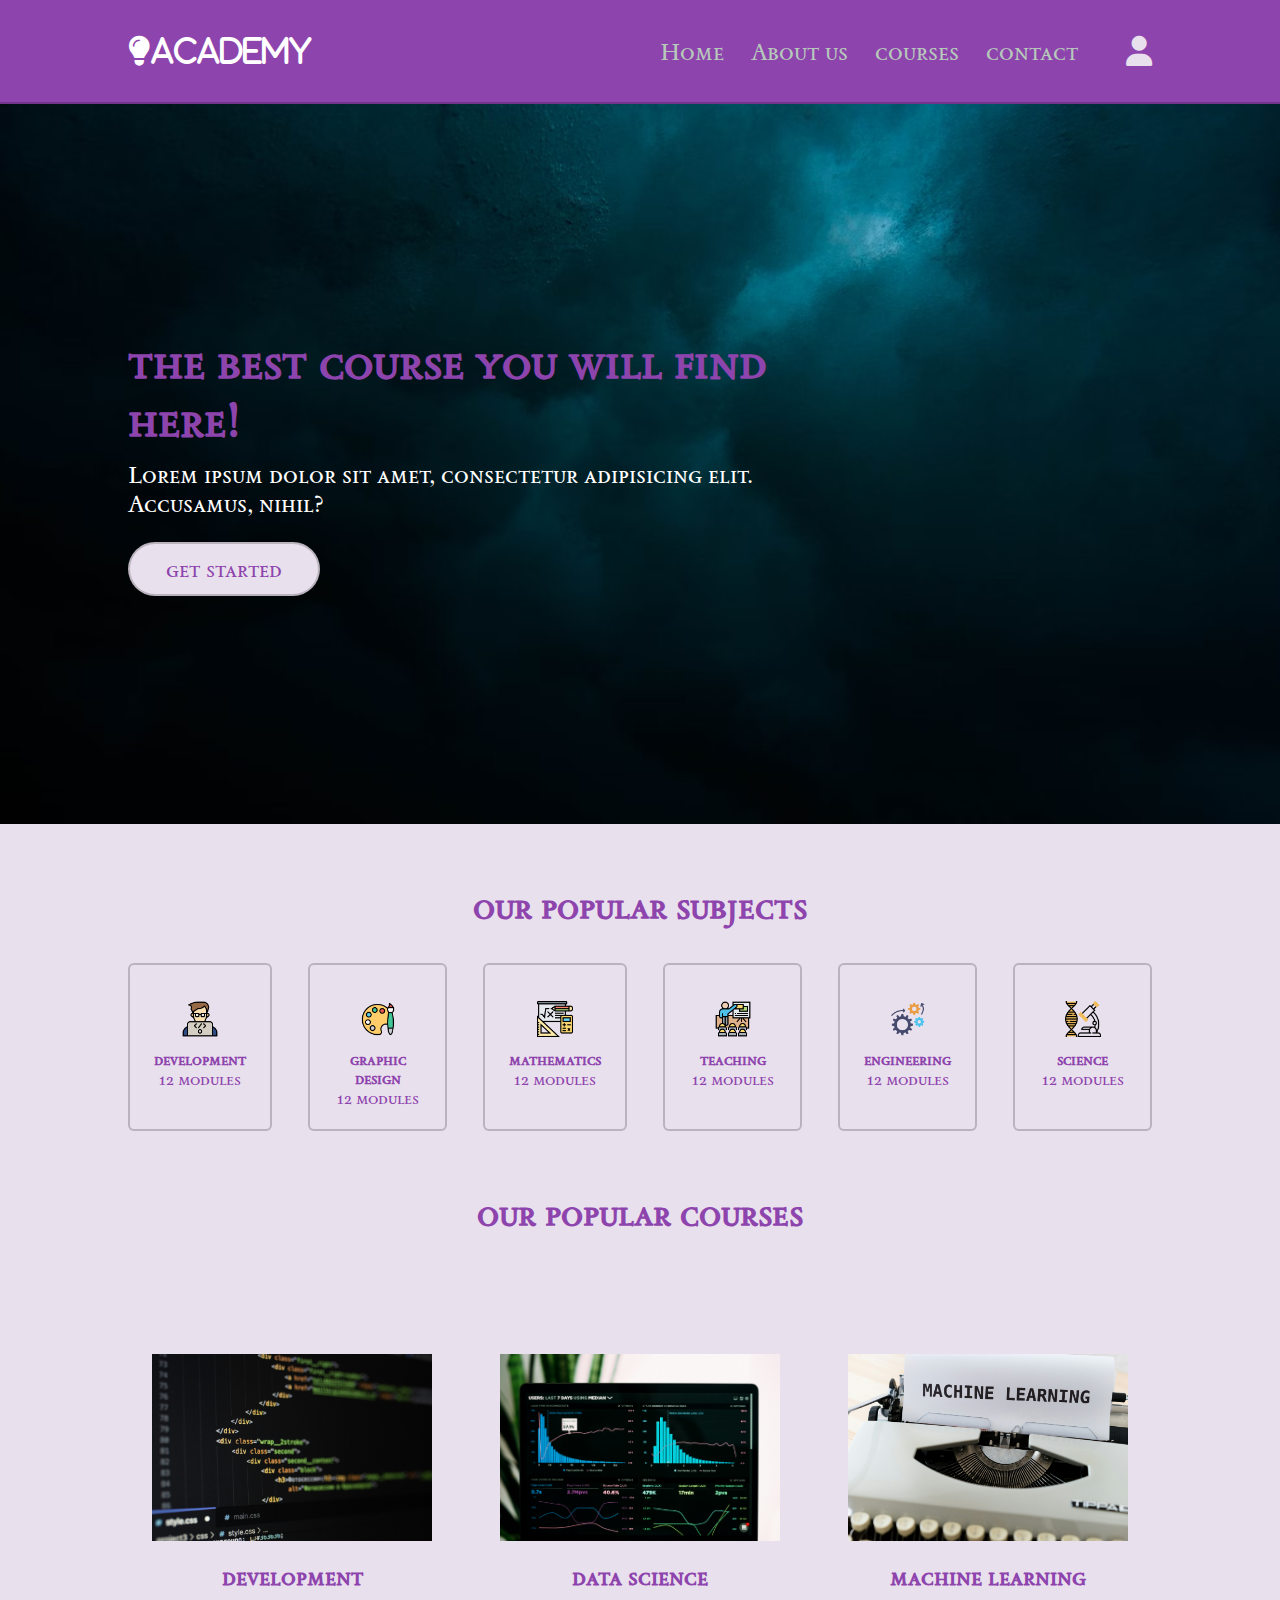
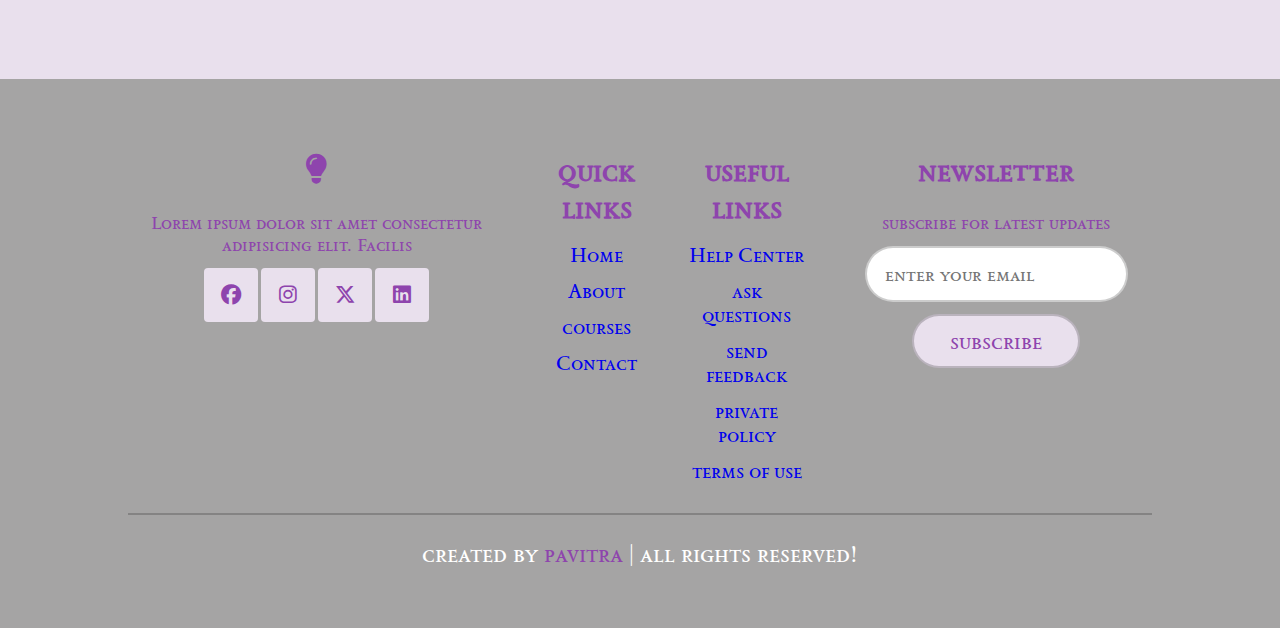
<file: home.html>
<!DOCTYPE html>
<html lang="en">

<head>
    <meta charset="UTF-8">
    <meta name="viewport" content="width=device-width, initial-scale=1.0">
    <title>Home</title>
    <!-- font awesome cdn link -->
    <link rel="stylesheet" href="https://cdnjs.cloudflare.com/ajax/libs/font-awesome/6.5.2/css/all.min.css">

    <!-- swiper css link -->
    <link rel="stylesheet" href="https://cdn.jsdelivr.net/npm/swiper@11/swiper-bundle.min.css" />

    <!-- custom css file link -->
    <link rel="stylesheet" href="style2.css">
</head>

<body>
    <!-- header section -->
    <header class="header">
        <a href="#" class="logo"><i class="fas fa-lightbulb">academy</i></a>

        <nav class="navbar">
            <div id="close-navbar" class="fas fa-times"></div>
            <a href="home.html">Home</a>
            <a href="index.html">About us</a>
            <a href="courses.html">courses</a>
            <a href="contact.html">contact</a>
        </nav>

        <div class="icons">
            <div id="account-btn" class="fas fa-user"></div>
            <div id="menu-btn" class="fas fa-bars"></div>
        </div>

    </header>

    <!-- account section -->
    <div class="account-form">

        <div id="close-form" class="fas fa-times"></div>

        <div class="buttons">
            <span class="btn active login-btn">Login</span>
            <span class="btn register-btn">Register</span>
        </div>

        <form action="" class="login-form active ">
            <h3>Login form</h3>
            <input type="email" placeholder="Enter your email" class="box">
            <input type="password" placeholder="Enter your password" class="box">
            <div class="flex">
                <input type="checkbox" name="" id="remember-me">
                <label for="remember-me">Remember me</label>
                <a href="#" class="btn">Forgot Password?</a>
            </div>
            <input type="submit" value="Login now" class="btn">
        </form>
        <form action="" class="registration-form ">
            <h3>Registration form</h3>
            <input type="email" name="" placeholder="Enter your email" class="box">
            <input type="password" name="" placeholder="Enter your password" class="box">
            <input type="password" name="" placeholder="Confirm your password" class="box">
            <div class="flex">
            </div>
            <input type="submit" value="Register now" class="btn">
        </form>
    </div>

    <!-- home section -->
    <section class="home">
        <div class="swiper home-slider">
            <div class="swiper-wrapper">
                <section class="swiper-slide slide" style="background: url(img1.avif) no-repeat;">
                    <div class="content">
                        <h3>the best course you will find here!</h3>
                        <p>Lorem ipsum dolor sit amet, consectetur adipisicing elit. Accusamus, nihil?</p>
                        <a href="#" class="btn">get started</a>
                    </div>
                </section>

                <section class="swiper-slide slide" style="background: url(img2.webp) no-repeat;">
                    <div class="content">
                        <h3>the best course you will find here!</h3>
                        <p>Lorem ipsum dolor sit amet, consectetur adipisicing elit. Accusamus, nihil?</p>
                        <a href="#" class="btn">get started</a>
                    </div>
                </section>

                <section class="swiper-slide slide" style="background: url(img3.jpg) no-repeat;">
                    <div class="content">
                        <h3>the best course you will find here!</h3>
                        <p>Lorem ipsum dolor sit amet, consectetur adipisicing elit. Accusamus, nihil?</p>
                        <a href="#" class="btn">get started</a>
                    </div>
                </section>
            </div>
            <div class="swiper-pagination"></div>
        </div>
    </section>

    <!-- subject section -->
    <section class="subject">
        <h3 class="heading">our popular subjects</h3>
        <div class="box-container">
            <div class="box">
                <img src="development.png" alt="">
                <h3>development</h3>
                <p>12 modules</p>
            </div>

            <div class="box">
                <img src="graphic design.png" alt="">
                <h3>graphic design</h3>
                <p>12 modules</p>
            </div>

            <div class="box">
                <img src="maths.png" alt="">
                <h3>mathematics</h3>
                <p>12 modules</p>
            </div>

            <div class="box">
                <img src="teaching.png" alt="">
                <h3>teaching</h3>
                <p>12 modules</p>
            </div>

            <div class="box">
                <img src="engg.png" alt="">
                <h3>engineering</h3>
                <p>12 modules</p>
            </div>

            <div class="box">
                <img src="science.png" alt="">
                <h3>science</h3>
                <p>12 modules</p>
            </div>
        </div>
    </section>


    <!-- home courses slider section -->

    <h1 class="heading">our popular courses</h1>
    <section class="home-courses">
        <div class="swiper home-courses-slider">
            <div class="swiper-wrapper">
                <div class="swiper-slide slide">
                    <div class="image">
                        <img src="webd.jpg" alt="">
                        <h3>development</h3>
                    </div>
                    <div class="content">
                        <h3>development</h3>
                        <p>Lorem ipsum dolor sit amet consectetur adipisicing elit. Fugit iure eaque eveniet
                            necessitatibus aspernatur fuga quasi vitae veritatis sed velit.</p>
                        <a href="#" class="btn">read more</a>
                    </div>
                </div>
                <div class="swiper-slide slide">
                    <div class="image">
                        <img src="ds.jpg" alt="">
                        <h3>data science</h3>
                    </div>
                    <div class="content">
                        <h3>development</h3>
                        <p>Lorem ipsum dolor sit amet consectetur adipisicing elit. Fugit iure eaque eveniet
                            necessitatibus aspernatur fuga quasi vitae veritatis sed velit.</p>
                        <a href="#" class="btn">read more</a>
                    </div>
                </div>
                <div class="swiper-slide slide">
                    <div class="image">
                        <img src="ml.jpg" alt="">
                        <h3>machine learning</h3>
                    </div>
                    <div class="content">
                        <h3>development</h3>
                        <p>Lorem ipsum dolor sit amet consectetur adipisicing elit. Fugit iure eaque eveniet
                            necessitatibus aspernatur fuga quasi vitae veritatis sed velit.</p>
                        <a href="#" class="btn">read more</a>
                    </div>
                </div>
                <div class="swiper-slide slide">
                    <div class="image">
                        <img src="ai.jpg" alt="">
                        <h3>artificial intelligence</h3>
                    </div>
                    <div class="content">
                        <h3>development</h3>
                        <p>Lorem ipsum dolor sit amet consectetur adipisicing elit. Fugit iure eaque eveniet
                            necessitatibus aspernatur fuga quasi vitae veritatis sed velit.</p>
                        <a href="#" class="btn">read more</a>
                    </div>
                </div>
                <div class="swiper-slide slide">
                    <div class="image">
                        <img src="english.jpg" alt="">
                        <h3>english and vocabulary</h3>
                    </div>
                    <div class="content">
                        <h3>development</h3>
                        <p>Lorem ipsum dolor sit amet consectetur adipisicing elit. Fugit iure eaque eveniet
                            necessitatibus aspernatur fuga quasi vitae veritatis sed velit.</p>
                        <a href="#" class="btn">read more</a>
                    </div>
                </div>
                <div class="swiper-slide slide">
                    <div class="image">
                        <img src="communicaion.jpg" alt="">
                        <h3>communication</h3>
                    </div>
                    <div class="content">
                        <h3>development</h3>
                        <p>Lorem ipsum dolor sit amet consectetur adipisicing elit. Fugit iure eaque eveniet
                            necessitatibus aspernatur fuga quasi vitae veritatis sed velit.</p>
                        <a href="#" class="btn">read more</a>
                    </div>
                </div>
            </div>
        </div>
    </section>

    <!-- footer section -->
    <section class="footer">
        <div class="box-container">


            <div class="box">
                <h3><i class="fa-solid fa-lightbulb"></i>
                </h3>
                <p>Lorem ipsum dolor sit amet consectetur adipisicing elit. Facilis
                </p>
                <div class="share">
                    <a href="" class="fab fa-facebook"></a>
                    <a href="" class="fab fa-instagram"></a>
                    <a href="" class="fa-brands fa-x-twitter"></a>
                    <a href="" class="fa-brands fa-linkedin"></a>
                </div>
            </div>


            <div class="box">
                <h3>quick links</h3>
                <a class="link" href="home.html">Home</a>
                <a class="link" href="index.html">About</a>
                <a class="link" href="courses.html">courses</a>
                <a class="link" href="contact.html">Contact</a>
            </div>


            <div class="box">
                <h3>useful links</h3>
                <a href="#" class="link">Help Center</a>
                <a href="#" class="link">ask questions</a>
                <a href="#" class="link">send feedback</a>
                <a href="#" class="link">private policy</a>
                <a href="#" class="link">terms of use</a>
            </div>

            <div class="box">
                <h3>newsletter</h3>
                <p>subscribe for latest updates</p>
                <form action="">
                    <input type="email" placeholder="enter your email" id="" class="email">
                    <input type="submit" value="subscribe" class="btn">
                </form>
            </div>
        </div>

        <div class="credit">created by <span>pavitra</span> | all rights reserved!</div>
    </section>


    <!-- swiper js -->
    <script src="https://cdn.jsdelivr.net/npm/swiper@11/swiper-bundle.min.js"></script>
    <!-- custom js file -->
    <script src="script.js"></script>

</body>

</html>
</file>
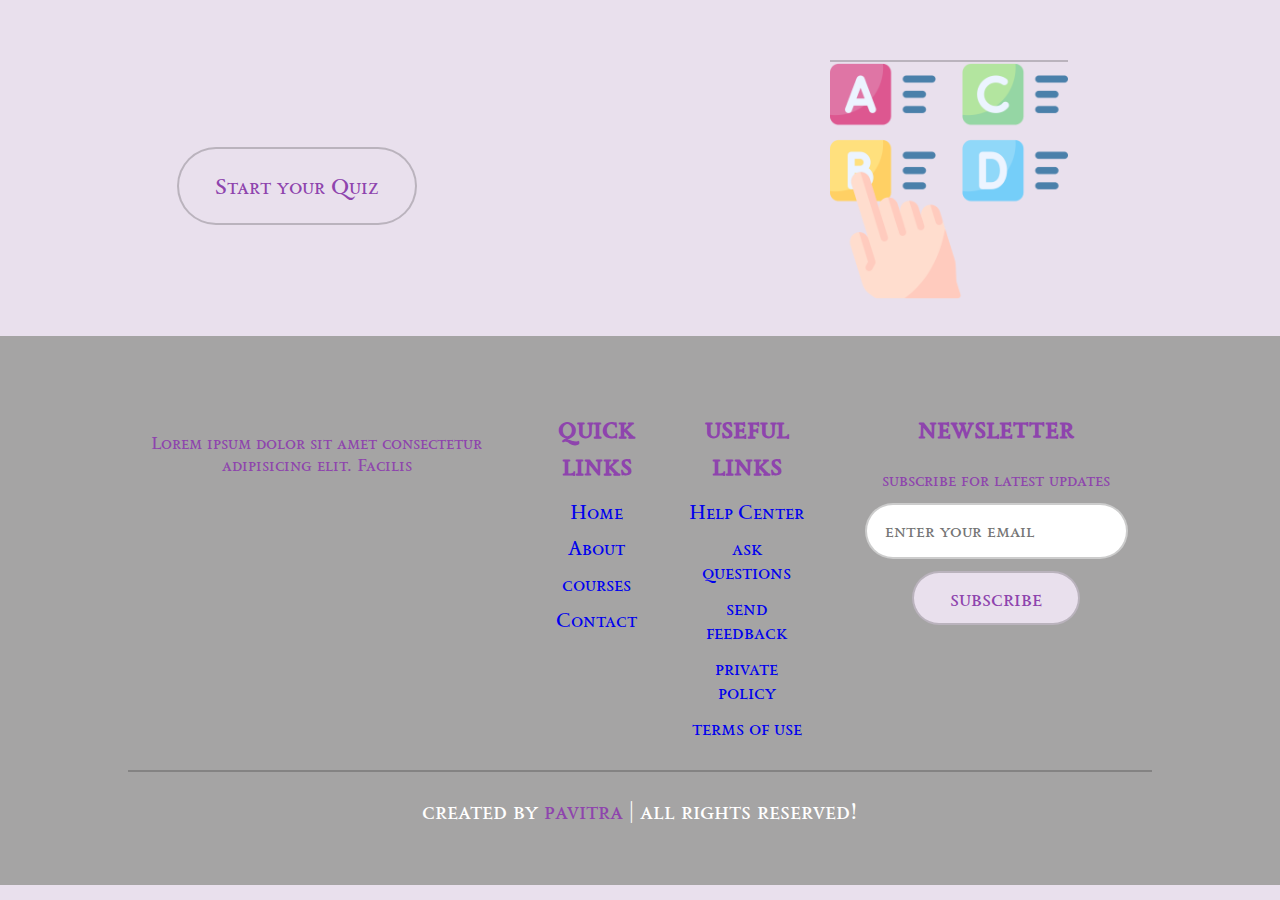
<file: quiz.html>
<!DOCTYPE html>
<html lang="en">

<head>
    <meta charset="UTF-8">
    <meta name="viewport" content="width=device-width, initial-scale=1.0">
    <title>Quiz Web App using JavaScript</title>
    <link rel="stylesheet" href="style2.css">
</head>

<body>
    <div class="alert"></div>
    <!-- <section class="heading-link active">
        <h3>quiz</h3>
        <p><a href="home.html">home</a>/ quiz</p>
    </section> -->
    
    <div class="quiz-landing">
        <button class="btn start">Start your Quiz</button>
        <img class="quiz" src="quiz.png" alt="">
    </div>
    <div class="quiz-container">
        <h1>Let's play a Quiz Game</h1>
        <div class="questions"></div>
        <div class="choices"></div>
        <button class="btn nxtBtn">Next</button>
        <div class="scoreCard"></div>
        <div class="timer"></div>
    </div>

    <!-- footer section -->
    <section class="footer">
        <div class="box-container">


            <div class="box">
                <h3><i class="fa-solid fa-lightbulb"></i>
                </h3>
                <p>Lorem ipsum dolor sit amet consectetur adipisicing elit. Facilis
                </p>
                <div class="share">
                    <a href="" class="fab fa-facebook"></a>
                    <a href="" class="fab fa-instagram"></a>
                    <a href="" class="fa-brands fa-x-twitter"></a>
                    <a href="" class="fa-brands fa-linkedin"></a>
                </div>
            </div>


            <div class="box">
                <h3>quick links</h3>
                <a class="link" href="home.html">Home</a>
                <a class="link" href="index.html">About</a>
                <a class="link" href="courses.html">courses</a>
                <a class="link" href="contact.html">Contact</a>
            </div>


            <div class="box">
                <h3>useful links</h3>
                <a href="#" class="link">Help Center</a>
                <a href="#" class="link">ask questions</a>
                <a href="#" class="link">send feedback</a>
                <a href="#" class="link">private policy</a>
                <a href="#" class="link">terms of use</a>
            </div>

            <div class="box">
                <h3>newsletter</h3>
                <p>subscribe for latest updates</p>
                <form action="">
                    <input type="email" placeholder="enter your email" id="" class="email">
                    <input type="submit" value="subscribe" class="btn">
                </form>
            </div>
        </div>

        <div class="credit">created by <span>pavitra</span> | all rights reserved!</div>
    </section>


    <script src="script2.js"></script>
</body>

</html>
</file>
<file: style2.css>
@import url('https://fonts.googleapis.com/css2?family=Sedan+SC&display=swap');

:root {
    --main-color: #8e44ad;
    --red: #e74c3c;
    --orange: #f39c12;
    --light-color: #a5a4a4;
    --light-bg: #e9e0ed;
    --black: #2c3e50;
    --white: #fff;
    --border: .2rem solid rgba(0, 0, 0, .2);
    --box-shadow: 0 1rem rgba(0, 0, 0, .1);
}

* {
    margin: 0;
    padding: 0;
    font-family: "Sedan SC", serif;
    box-sizing: border-box;
    outline: none;
    text-decoration: none;
    transition: all 0.25s linear;
}

/* @mixin grid($val) {
    display: grid;
    grid-template-columns: repeat(auto-fit, minmax($val, 1fr));
    gap: 2rem;
}


@mixin titleText($titleSize) {
    font-size: $titleSize;
    text-transform: capitalize;
    color: $light-color;
}

@mixin graphText($graphSize) {
    font-size: $graphSize;
    line-height: 2;
    text-transform: capitalize;
    color: $light-color;
} */

html {
    font-size: 12px;
    overflow-x: hidden;
    color: var(--black);

    &::-webkit-scrollbar {
        width: 1rem;
        height: .5rem;
    }

    &::-webkit-scrollbar-track {
        background: transparent;
    }

    &::-webkit-scrollbar-thumb {
        background: var(--main-color);
    }

}

body {
    background-color: var(--light-bg);
    color: var(--main-color);
}

.navbar a {
    color: var(--white);
}

a {
    /* display: block; */
    text-align: center;
    font-size: 2rem;
    position: relative;
}


a::after {
    content: '';
    width: 0;
    height: 3px;
    background: #3b40dc;
    position: absolute;
    left: 0;
    bottom: 0px;
    transition: 0.25s;
}


body.dark {
    --light-color: #aaa;
    --light-bg: #333;
    --black: #fff;
    --white: #222;
    --border: .1rem solid rgba(255, 255, 255, .2);
}

body.active {
    padding-left: 0;
}

section {
    padding: 5rem 10%;
}

.heading-link {
    text-align: center;
    background: url() no-repeat;
    background-size: cover;
    background-position: center;

    h3 {
        font-size: 4rem;
    }

    p {
        font-size: 2rem;

        a {
            &:hover {
                text-decoration: underline;
                transform: scale(1.1);

            }
        }
    }
}

.heading {
    text-align: center;
    margin-bottom: 3rem;
    font-size: 3rem;
}

.btn {
    display: inline-block;
    cursor: pointer;
    margin-top: 1rem;
    padding: 1rem 3rem;
    font-size: 1.8rem;
    border: var(--border);
    border-radius: 4rem;
    background-color: var(--light-bg);
    color: var(--main-color);

    &:hover {
        background-color: var(--main-color);
        color: var(--light-bg);
        transform: scale(1.1);
    }
}


.header {
    position: sticky;
    top: 0;
    left: 0;
    right: 0;
    background-color: var(--main-color);
    padding: 2rem 10%;
    z-index: 1000;
    border-bottom: var(--border);
    width: 100%;
    display: flex;
    align-items: center;

    .logo {
        margin-right: auto;
        font-size: 2.5rem;
        font-weight: bolder;
        color: var(--white);

        i {
            padding: 1rem 0;
        }


    }

    .navbar {
        position: relative;

        a {
            color: rgb(182, 201, 187);
        }

        #close-navbar {
            position: absolute;
            top: 1rem;
            right: 2rem;
            font-size: 4rem;
            cursor: pointer;
            display: none;

            &:hover {
                transform: rotate(90deg);
                transform: scale(1.1);
            }
        }


        a {
            margin-right: 2rem;

            &:hover {
                text-decoration: underline;
                color: var(--light-color);
                transform: scale(1.1);
            }
        }
    }

    .icons div {
        cursor: pointer;
        font-size: 2.5rem;
        color: var(--light-bg);
        margin-left: 2rem;

        &:hover {
            color: var(--white);
            transform: scale(1.1);
        }
    }

    #menu-btn {
        display: none;
    }
}

.account-form {
    position: fixed;
    top: 0;
    right: -105%;
    width: 45rem;
    background: var(--light-color);
    display: flex;
    flex-flow: column;
    gap: 2rem;
    justify-content: center;
    height: 100%;
    /* box-shadow: 0 0 0 100vw rgba(0, 0, 0, .8); */
    z-index: 1200;
    padding: 2rem;

    text-align: center;

    &.active {
        right: 0;
        box-shadow: 0 0 0 100vw rgba(0, 0, 0, .8);
    }

    #close-form {
        position: absolute;
        top: 1rem;
        right: 2rem;
        font-size: 4rem;
        cursor: pointer;

        &:hover {
            transform: rotate(90deg);
            transform: scale(1.1);
        }
    }

    form {
        border: var(--border);
        border-radius: 1rem;
        padding: 2rem;
        display: none;

        &.active {
            display: block;
        }

        h3 {
            text-transform: uppercase;
            padding-bottom: .5rem;
            font-size: 3rem;
        }

        .box {
            width: 100%;
            padding: 1.2rem 1.4rem;
            border: var(--border);
            border-radius: 2rem;
            font-size: 1.6rem;
            margin: .7rem 0;

        }

        .flex {
            padding: 1rem 0;
            display: flex;
            align-items: center;

            label {
                /* background-color: red; */
                font-size: 1.8rem;
                cursor: pointer;
            }

            a {
                font-size: 2rem;
                margin-left: auto;

                &:hover {
                    text-decoration: underline;
                    transform: scale(1.1);
                }
            }
        }

        .btn {
            width: 100%;
        }
    }



    .buttons .btn {
        &.active {
            background-color: var(--main-color);
            color: var(--light-bg);
        }
    }
}

.home {
    padding: 0;

    .slide {
        display: flex;
        align-items: center;
        height: 60rem;
        background-size: cover !important;
        background-position: center !important;

        .content {
            /* background-color: red; */
            width: 60rem;

            h3 {
                font-size: 4rem;
            }

            p {
                font-size: 2rem;
                color: var(--white);
                padding: 1rem 0;
            }
        }
    }
}

.swiper-pagination-bullets-active {
    background-color: var(--light-color);
}

.subject .box-container .box img {
    height: 3rem;
    width: 3rem;
    margin-bottom: .8rem;
}

.subject {
    .box-container {
        display: flex;
        justify-content: space-between;
        align-items: center;
        text-align: center;
        gap: 3rem;

        .box {
            height: 14rem;
            width: 16rem;
            padding: 3rem 2rem;
            align-items: center;
            text-align: center;
            border: var(--border);
            border-radius: 6px;
            background: var(--light-bg);
            cursor: pointer;

            &:hover {
                background-color: var(--main-color);
                color: var(--white);
                transform: scale(1.1);


            }

            h3 {
                /* padding: 2%; */
                font-size: 1.3rem;
            }

            p {
                font-size: 1.4rem;
            }

        }
    }

}

.home-courses {

    .slide {
        text-align: center;
        position: relative;
        /* width: 30rem; */
        background: var(--light-bg);
        overflow: hidden;

        &:hover .content {
            bottom: 0;
            transform: scale(1.1);
        }

        .image {
            padding: 2rem;
            overflow: hidden;

            img {
                width: 100%;
                margin-bottom: 1.5rem;
            }

            h3 {
                font-size: 2rem;
            }
        }

        .content {
            position: absolute;
            bottom: -100%;
            right: 0;
            left: 0;
            background-color: var(--black);
            padding: 2rem 3rem;

            h3 {
                font-size: 2rem;
                color: var(--white);
            }

            p {
                padding: 1rem 0;
                font-size: 1.5rem;
                color: var(--light-bg);
            }
        }
    }
}

.heading-link h3 {
    font-size: 6rem;
}

.about {
    /* background-color: red; */
    display: flex;
    justify-content: space-between;
    align-items: center;
    flex-wrap: wrap;
    gap: 7rem;
    margin: 5rem;

    .image {
        flex: 1 1 40rem;

        img {
            width: 100%;
        }
    }

    .content {
        flex: 1 1 40rem;

        .about-title {
            font-size: 2.5rem;
        }

        p {
            font-size: 2.5rem;
            padding: 1rem 0;
        }

        .icons-container {
            margin-top: 1rem;
            display: flex;
            flex-wrap: wrap;
            gap: 1.5rem;

            .icons {
                flex: 1 1 16rem;
                text-align: center;
                padding: 3rem 2rem;
                border: var(--border);

                &:hover {
                    background-color: var(--main-color);
                    color: var(--white);
                    transform: scale(1.1);
                }

                img {
                    height: 8rem;
                    margin-bottom: .5rem;
                }

                h3 {
                    font-size: 2.8rem;
                    padding: 2.5rem 0;
                }

                span {
                    font-size: 2.5rem;
                }
            }
        }
    }
}



.quiz-landing {
    display: flex;
    flex-wrap: wrap;
    align-items: center;
    justify-content: space-around;
    gap: 2rem;
    margin-top: 2rem;

    .quiz {
        height: 20rem;
        width: auto;
    }
}

.heading-link {
    border-bottom: var(--border);
}

.quiz-container {
    /* background-color: red; */
    text-align: center;
    display: none;
    margin-top: 3rem;
}

.questions {
    font-size: 2rem;
    margin-top: 3rem;
}

.choices {
    margin-block: 1.6rem;
}

.choice {
    font-size: 20px;
    background-color: hsl(0, 0%, 93%);
    color: #000;
    margin: 10px auto;
    padding: .8rem;
    border-radius: 20px;
    text-align: left;
    width: 60%;
    cursor: pointer;
    opacity: 0;
    transform: translateY(50%);
    animation: fade-in 0.75s ease forwards;
}

.choice:hover {
    background-color: #ddd;
}

.choice.selected {
    background-color: #007bff;
    color: #fff;
}


.scoreCard {
    /* background-color: red; */
    margin: 1.6rem;
    padding: 1.6rem;
    font-size: 2rem;
}

.alert {
    background-color: #B0E0E6;
    color: #000;
    display: none;
    width: 100%;
    text-align: center;
    padding: 1.5rem;
    font-weight: bold;
    top: 0;
    position: absolute;
}

.start {
    padding-block: 2rem;
    text-align: center;
}

.timer {
    position: absolute;
    top: 1.8rem;
    right: 1.8rem;
    font-size: 24px;
    font-weight: bolder;
    color: #fff;
    background-color: #08203e;
    height: 4rem;
    width: 4rem;
    display: flex;
    justify-content: center;
    align-items: center;
    border: 2px solid red;
    border-radius: 50%;
    animation: pulse 1s ease-in-out infinite;
}

/* Adding animation to timer */
@keyframes pulse {
    0% {
        transform: scale(1);
    }

    50% {
        transform: scale(1.25);
    }

    100% {
        transform: scale(1);
    }
}

/* Adding animation to choices*/
@keyframes fade-in {
    0% {
        opacity: 0;
        transform: translateY(50%);
    }

    100% {
        opacity: 1;
        transform: translateY(0);
    }
}

@media screen and (max-width:900px) {
    .container {
        width: 100%;
        margin-top: 50px;
    }

    .quiz-container h1 {
        font-size: 28px;
    }

    .quiz-container .questions {
        font-size: 22px;
    }

    .timer {
        width: 48px;
        height: 48px;
        font-size: 20px;
    }

    .start {
        width: 50%;
    }

    .btn {
        width: 40%;
    }

    .choice {
        width: 72%;
    }
}

.teachers {
    .slide {
        text-align: center;
        width: 30rem;

        &:hover {
            .image {
                img {
                    background-color: var(--main-color);
                    transform: scale(1.1);
                }

                .share {
                    bottom: 0;
                }
            }
        }

        .image {
            position: relative;
            overflow: hidden;

            img {
                background-color: var(--light-bg);
                width: 100%;
            }

            .share {
                background-color: var(--black);
                position: absolute;
                bottom: -10rem;
                left: 0;
                right: 0;
                padding: 3rem;

                a {
                    font-size: 2rem;
                    margin: 0 1rem;
                    color: var(--white);

                    &:hover {
                        color: var(--main-color);
                        transform: scale(1.1);
                    }
                }
            }
        }

        .content {
            display: flex;
            flex-direction: column;
            padding-top: 2rem;
            align-items: center;
            justify-content: space-between;

            h3 {
                font-size: 2rem;
            }

            span {
                font-size: 1.5rem;
            }
        }
    }
}


.reviews {

    .slide {
        text-align: center;
        width: 30rem;

        p {
            font-size: 1.5rem;
            position: relative;
            background-color: var(--light-bg);
            border: var(--border);
            margin-bottom: 3rem;
            padding: 2rem;

            &::before {
                content: '';
                position: absolute;
                bottom: -1.5rem;
                left: 50%;
                transform: translateX(-50%) rotate(45deg);
                background-color: var(--light-bg);
                border-bottom: var(--border);
                border-right: var(--border);
                height: 2rem;
                width: 2rem;

            }
        }

        img {
            height: 8rem;
            width: auto;
            border-radius: 50%;
        }

        h3 {
            font-size: 2.2rem;
            padding: 0.5rem;
        }

        .stars {
            font-size: 1.5rem;
            color: var(--main-color);
        }
    }
}


.courses {

    .box-container {
        display: grid;
        grid-template-columns: auto auto;
        grid-template-rows: auto auto auto auto;
        gap: 3rem;
        text-align: center;
        align-items: center;
        max-width: 80vw;

        .box {
            &:hover .image img {
                transform: scale(1.1);
            }

            &.hide {
                display: none;
            }


            border: var(--border);

            .image {
                overflow: hidden;
                /* position: relative; */

                img {
                    height: 36rem;
                    width: 40rem;
                    object-fit: cover;
                }

                h3 {
                    /* position: absolute; */
                    /* background-color: var(--white); */
                    color: var(--black);
                    top: 1rem;
                    left: 4rem;
                    font-size: 3.3rem;
                    padding: .5rem;
                }

            }

            .content {
                padding: 2rem;
                text-align: center;
                border-radius: var(--border);

                h3 {
                    font-size: 2.5rem;
                }

                p {
                    padding: 1rem;
                    font-size: 1.8rem;
                }

                .icons {
                    display: flex;
                    align-items: center;
                    justify-content: space-between;
                    margin-top: 2rem;
                    padding-top: 2rem;
                    border-top: var(--border);

                    span {
                        font-size: 1.5rem;

                        i {
                            color: var(--main-color);
                            padding-right: 5rem;

                            p {
                                color: var(--black);
                            }
                        }
                    }
                }
            }
        }

    }

    .load-more {
        /* background-color: red; */
        margin-top: 2rem;
        text-align: center;
    }
}

.quiz {
    text-align: center;
    border-top: var(--border);
    margin: 3rem;

    h1 {
        font-size: 3rem;
    }
}

.contact {
    background-color: var(--white);

    .icons-container {
        margin-bottom: 2rem;
        display: flex;
        flex-wrap: wrap;
        align-items: center;
        justify-content: space-between;

        .icons {
            text-align: center;
            height: 18rem;
            width: 23rem;
            padding: 3rem 2rem;
            border: var(--border);
            background-color: #888;
            color: var(--white);

            i {
                height: 6rem;
                width: 6rem;
                font-size: 2rem;
                line-height: 6rem;
                border-radius: 50%;
                margin-bottom: .5rem;
                background-color: var(--main-color);
                color: var(--white);

                &:hover {
                    transform: scale(1.15);
                    cursor: pointer;
                }
            }

            h3 {
                font-size: 2rem;
                padding: .5rem 0;
            }

            p {
                font-size: 1.5rem;
            }


        }

    }

    .row {
        /* background-color: red; */
        display: flex;
        align-items: center;
        flex-wrap: wrap;
        gap: 3rem;

        .image {
            flex: 1 1 40rem;

            img {
                width: 100%;
            }
        }

        form {
            /* background-color: red; */
            flex: 1 1 40rem;
            border: var(--border);
            padding: 2rem;

            h3 {
                font-size: 2.5rem;
            }

            .box {
                width: 100%;
                text-align: left;
                padding: 1.2rem 1.4rem;
                border: var(--border);
                border-radius: 1.5rem;
                font-style: italic;
                font-size: 1.5rem;
                margin: .7rem 0;

                &:focus {
                    color: var(--black);
                    background-color: var(--light-bg);

                    &::placeholder {
                        color: var(--main-color);
                    }

                }


            }
        }
    }

}

.faq {
    .accordion-container {
        display: flex;
        flex-direction: column;
        /* flex-wrap: wrap; */
        gap: 2rem;
        align-items: center;


        .accordion {
            /* flex: 1 1 40rem; */
            width: 100%;
            border: var(--border);

            &.active {
                .accordion-heading {
                    background-color: var(--main-color);

                    h3 {
                        color: var(--white);
                    }

                    i {
                        color: var(--white);
                        transform: rotate(180deg);
                    }
                }

                .accordion-content {
                    display: block;
                }
            }

            .accordion-heading {
                display: flex;
                align-items: center;
                justify-content: space-between;
                gap: 1rem;
                cursor: pointer;
                padding: 1.5rem;

                h3 {
                    font-size: 2rem;
                }

                i {
                    font-size: 2rem;

                }
            }

            .accordion-content {
                /* background-color: red; */
                padding: 1.5rem;
                font-size: 1.5rem;
                border-top: var(--border);
                display: none;
            }
        }
    }
}










.footer {
    background-color: var(--light-color);

    .box-container {
        /* @include grid(25rem); */
        display: flex;
        justify-content: space-between;
        gap: 3rem;
        text-align: center;

        .box {
            h3 {
                font-size: 2.5rem;
                padding: 1rem 0;
            }

            .share {
                margin-bottom: 1rem;

                a {
                    height: 4.5rem;
                    width: 4.5rem;
                    line-height: 4.5rem;
                    height: 4.5rem;
                    font-size: 1.7rem;
                    background-color: var(--light-bg);
                    color: var(--main-color);
                    text-align: center;
                    border: none;
                    border-radius: 4px;

                    &:hover {
                        background-color: var(--main-color);
                        color: var(--light-bg);
                        transform: scale(1.1);
                    }
                }

            }

            .link {
                font-size: 1.7rem;
                padding: .5rem 0;
                display: block;

                &:hover {
                    color: var(--black);
                    text-decoration: underline;
                    transform: scale(1.1);
                }
            }

            p {
                font-size: 1.5rem;
                padding: 1rem 0;
            }

            .email {
                min-width: 50%;
                padding: 1.2rem 1.5rem;
                font-size: 1.6rem;
                border: var(--border);
                border-radius: 3rem;
            }
        }


    }

    .credit {
        margin-top: 2rem;
        padding-top: 2rem;
        font-size: 2rem;
        text-align: center;
        color: var(--white);
        border-top: var(--border);

        span {
            color: var(--main-color);
        }
    }
}



/* media-queries */
@media(max-width:1200px) {
    .header {
        padding: 2rem 5%;
        font: 1.3rem;
    }

    section {
        padding: 3rem 5%;
    }

}

@media(max-width:991px) {
    html {
        font-size: 55%;
    }

    .header {
        padding: 2rem;
    }

    section {
        padding: 3rem 2rem;
    }

    .about {
        display: inline-block;
    }

    .start {
        width: 100%;
    }

    .timer {
        right: 20%;
    }

    .box-container {

        flex-direction: column;

        .box {
            width: 100%;
            text-align: center;
            left: 0;
            /* background-color: red; */



        }
    }

    .home .slider .content h3 {
        font-size: 3rem;
    }


}

@media(max-width:768px) {
    .header {
        #menu-btn {
            display: inline-block;
            background-color: var(--main-color);
            color: var(--black);
        }

        .navbar {
            position: fixed;
            top: 0;
            right: -105%;
            width: 30rem;
            background: var(--white);
            height: 100%;
            display: flex;
            flex-flow: column;
            justify-content: center;
            z-index: 1200;

            #close-navbar {
                display: block;
            }


            &.active {
                box-shadow: 0 0 0 100vw rgba(0, 0, 0, .8);
                right: 0;
            }

            a {
                display: block;
                margin: 1rem 0;
                text-align: center;
                font-size: 3rem;
            }
        }
    }



}



@media(max-width:450px) {
    html {
        font-size: 50%;
    }

    .heading {
        font-size: 3rem;
    }
}
</file>
